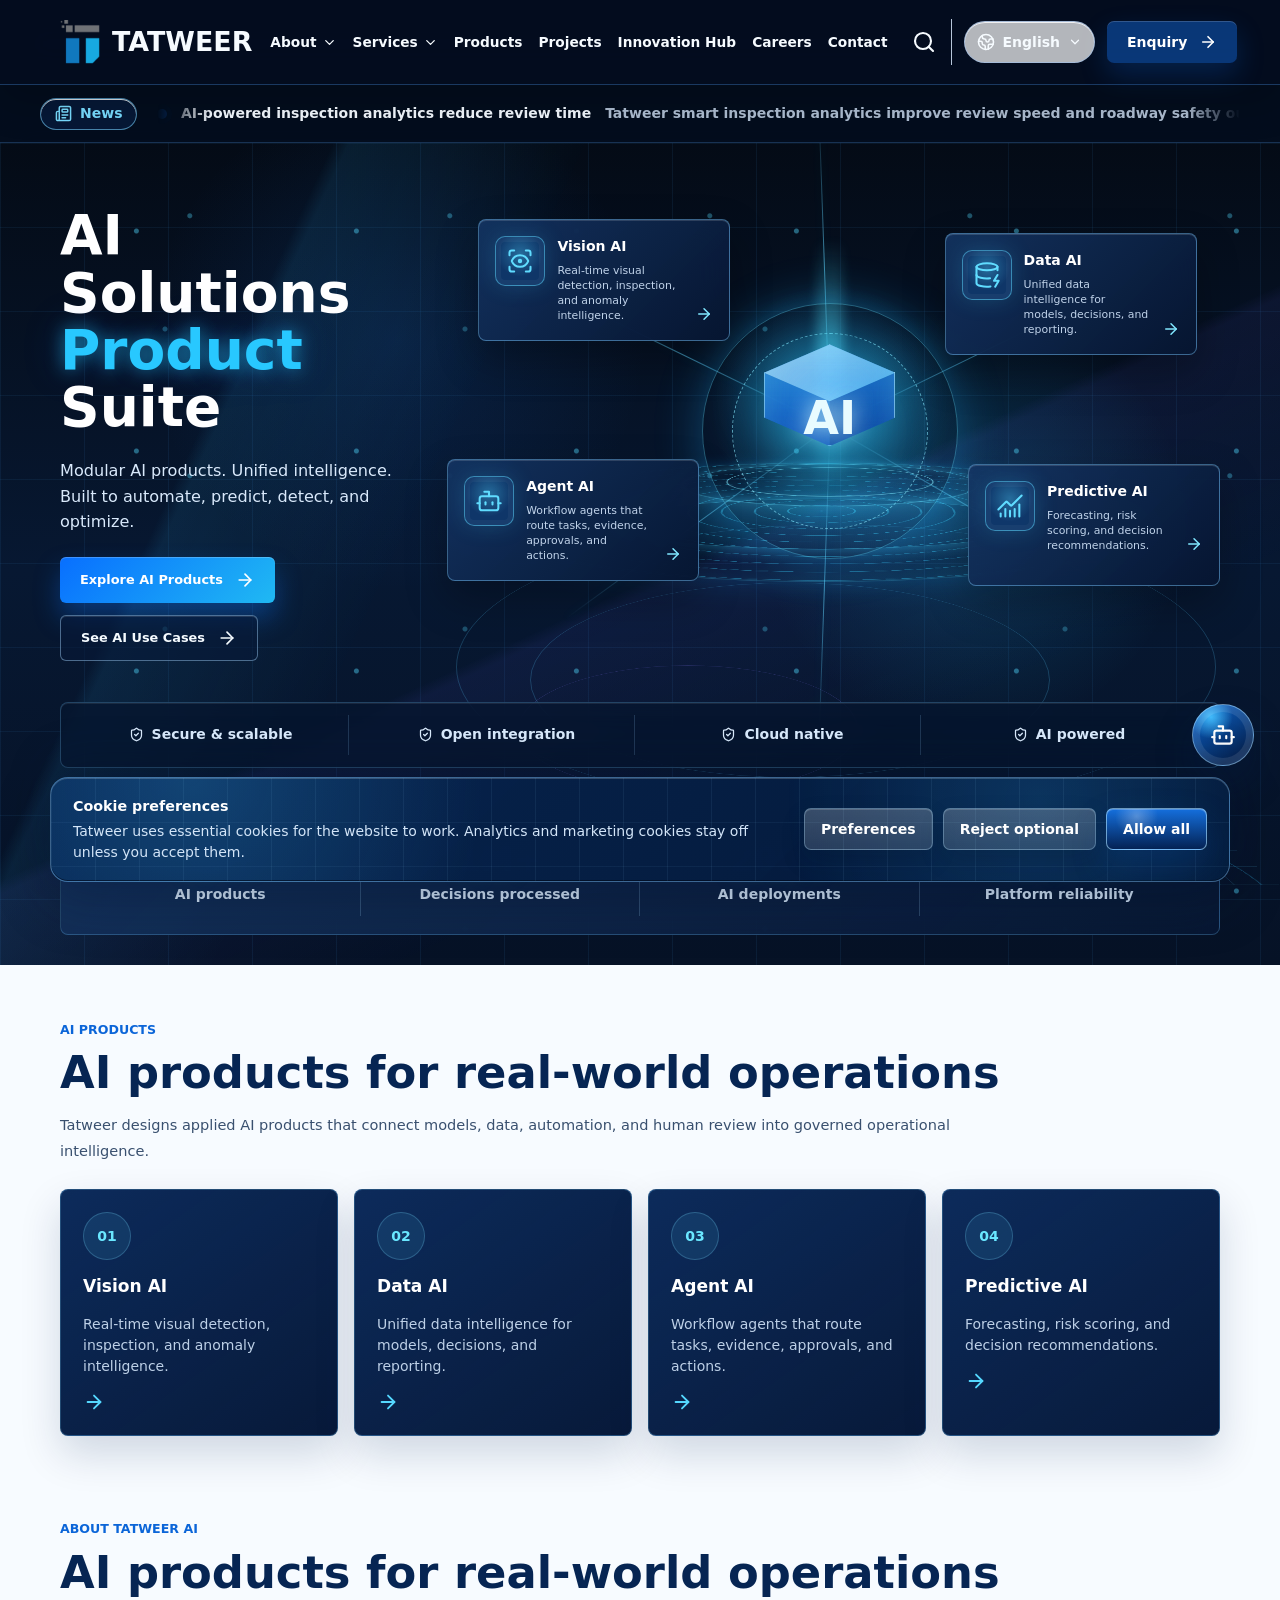
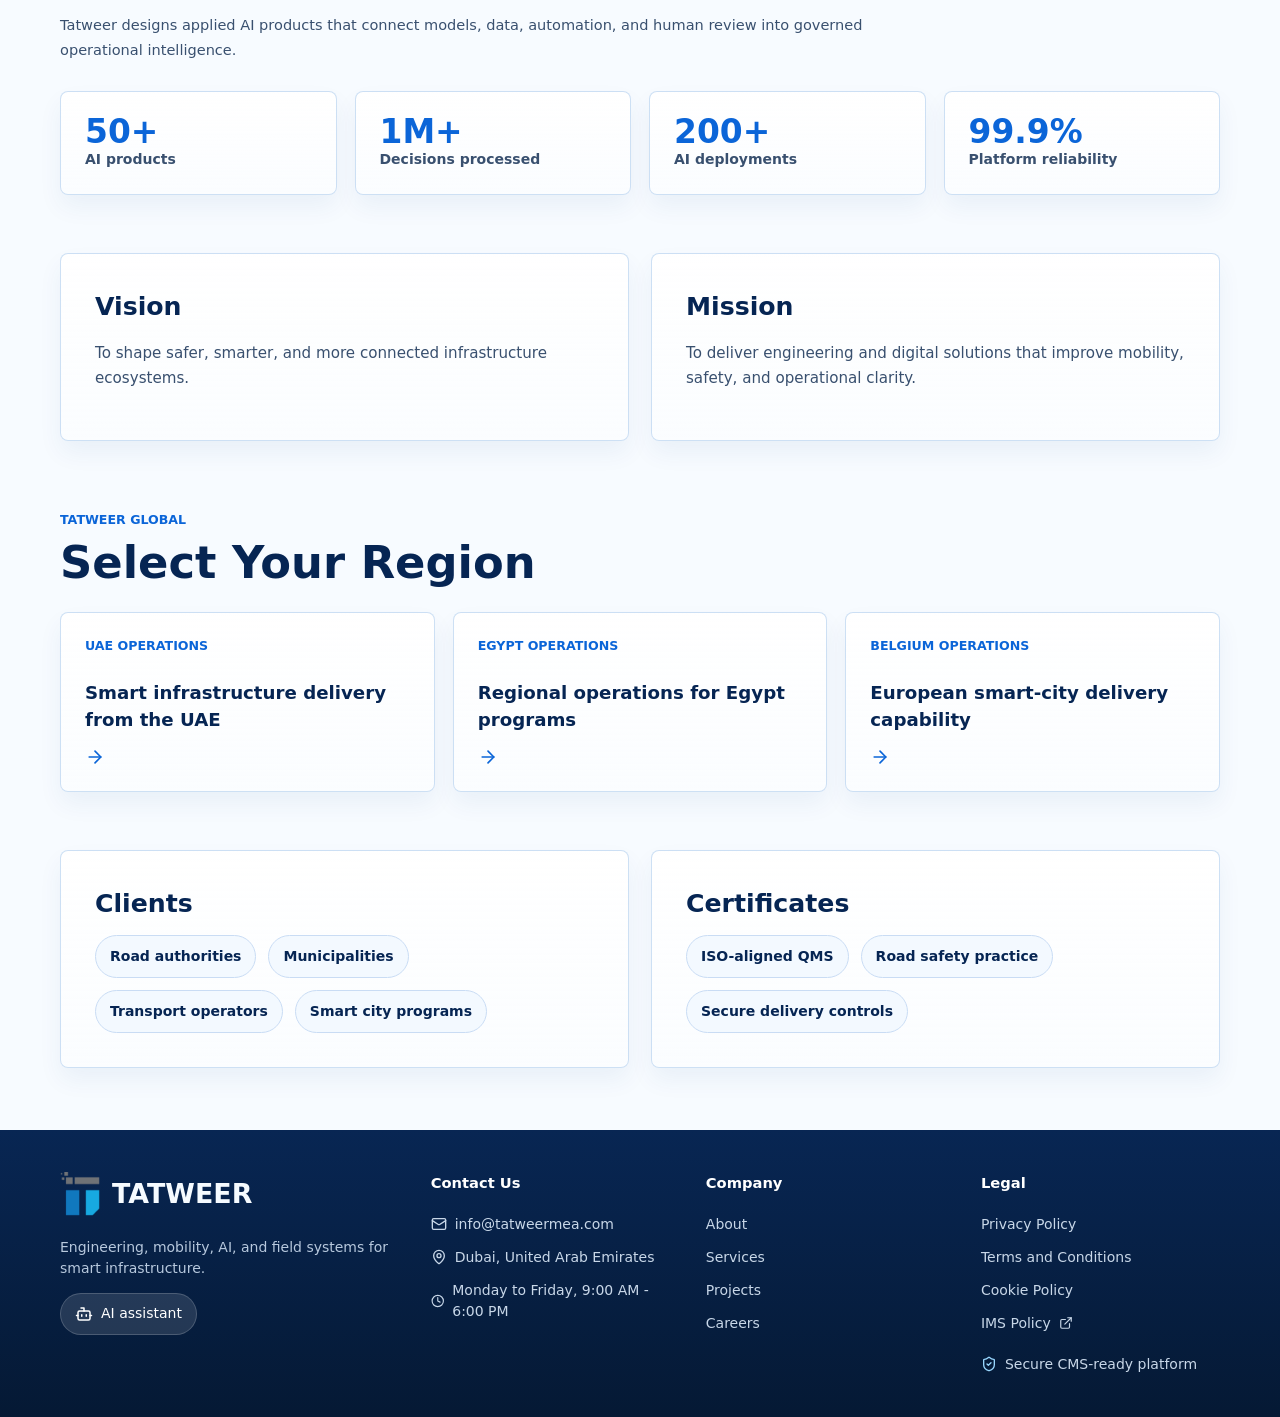
<file: index.html>
<!doctype html>
<html lang="en">
  <head>
    <meta charset="UTF-8" />
    <link rel="icon" type="image/png" sizes="32x32" href="/favicon-32.png" />
    <link rel="icon" type="image/png" sizes="48x48" href="/favicon-48.png" />
    <link rel="apple-touch-icon" href="/apple-touch-icon.png" />
    <meta name="viewport" content="width=device-width, initial-scale=1.0" />
    <meta
      name="description"
      content="Tatweer connects engineering, mobility, AI, and field systems into one smart infrastructure layer."
    />
    <meta property="og:site_name" content="Tatweer" />
    <meta property="og:type" content="website" />
    <meta property="og:title" content="Tatweer Intelligence Platform" />
    <meta
      property="og:description"
      content="Engineering, mobility, AI, and field systems connected into one smart infrastructure layer."
    />
    <meta property="og:image" content="/assets/tatweer-hero-smart-inspection-920.webp" />
    <meta name="twitter:card" content="summary_large_image" />
    <title>Tatweer Intelligence Platform</title>
    <script type="module" crossorigin src="/assets/index-Dv9uABYr.js"></script>
    <link rel="stylesheet" crossorigin href="/assets/index-Ch01vI2L.css">
  </head>
  <body>
    <div id="root"></div>
  </body>
</html>
</file>
<file: assets/index-Ch01vI2L.css>
:root{--lightningcss-light:initial;--lightningcss-dark: ;color-scheme:light;color:#06183b;font-synthesis:none;text-rendering:optimizelegibility;-webkit-font-smoothing:antialiased;--ink:#06183b;--ink-soft:#39506f;--muted:#6f7c91;--line:#c9dcf4;--line-strong:#8ec9ff;--blue:#0b65d8;--blue-2:#22a7df;--navy:#062553;--navy-2:#0a3472;--surface:#fff;--surface-blue:#f3f9ff;--glass:#ffffffbd;--glass-strong:#ffffffe0;--silver:#eef3f8;--green:#1f9d72;--shadow:0 18px 55px #0a2d5e1f;--shadow-soft:0 10px 28px #1237641a;--radius:8px;--container:min(1500px, calc(100vw - 80px));background:#fff;font-family:Inter,ui-sans-serif,system-ui,-apple-system,BlinkMacSystemFont,Segoe UI,sans-serif;font-weight:400;line-height:1.5}*{box-sizing:border-box}html{scroll-behavior:smooth;overflow-x:hidden}body{background:#fff;min-width:320px;margin:0;overflow-x:clip}body,button,input,select,textarea{font:inherit}a{color:inherit;text-decoration:none}button,input,select,textarea{border:0}button{cursor:pointer}img{max-width:100%;display:block}:focus-visible{outline-offset:3px;outline:3px solid #22a7df73}.sr-only{clip:rect(0, 0, 0, 0);white-space:nowrap;border:0;width:1px;height:1px;padding:0;position:absolute;overflow:hidden}.site-app{background:radial-gradient(circle at 12% 24%,#329ae414,#0000 28%),linear-gradient(#fbfdff 0%,#fff 54%,#f5faff 100%);min-height:100vh}.site-header{z-index:30;-webkit-backdrop-filter:blur(22px)saturate(130%);backdrop-filter:blur(22px)saturate(130%);background:#ffffffc7;border-bottom:1px solid #80baee73;position:sticky;top:0;box-shadow:0 10px 28px #123f760f}.header-shell{width:var(--container);grid-template-columns:auto 1fr auto;align-items:center;gap:28px;min-height:104px;margin:0 auto;display:grid}.brand-logo{align-items:center;gap:12px;min-width:max-content;display:inline-flex}.brand-mark-image{object-fit:contain;width:49px;height:54px}.brand-word{color:#6c7485;letter-spacing:0;font-size:clamp(1.7rem,3vw,2.2rem);font-weight:850}.desktop-nav{justify-content:center;align-items:center;gap:clamp(12px,1.5vw,30px);display:flex}.nav-item{position:relative}.nav-link{color:#071b42;white-space:nowrap;align-items:center;gap:5px;min-height:42px;font-size:.98rem;font-weight:650;display:inline-flex}.nav-dropdown{-webkit-backdrop-filter:blur(18px)saturate(120%);backdrop-filter:blur(18px)saturate(120%);opacity:0;visibility:hidden;background:linear-gradient(#fffffff5,#f4fafff0),#fffffff2;border:1px solid #81bcf0a3;border-radius:10px;gap:4px;min-width:245px;padding:10px;transition:all .16s;display:grid;position:absolute;top:calc(100% + 10px);left:50%;transform:translate(-50%,8px);box-shadow:0 26px 70px #08265433,inset 0 1px #ffffffe6}.nav-dropdown:before{content:"";background:#fffffff5;border-top:1px solid #81bcf085;border-left:1px solid #81bcf085;width:16px;height:16px;position:absolute;top:-8px;left:50%;transform:translate(-50%)rotate(45deg)}.nav-dropdown--mega{width:min(820px,100vw - 48px);padding:24px}.mega-grid{z-index:1;grid-template-columns:repeat(3,minmax(0,1fr));gap:24px;display:grid;position:relative}.mega-column{border-right:1px solid #7facda7a;min-width:0;padding-right:24px}.mega-column:last-child{border-right:0;padding-right:0}.mega-column-head{grid-template-columns:auto minmax(0,1fr);align-items:center;gap:14px;margin-bottom:16px;padding:0;display:grid}.mega-icon{width:52px;height:52px;color:var(--blue-2);background:radial-gradient(circle at 50% 100%,#26a3e433,#0000 55%),#ffffffc7;border:1px solid #97c7f1b8;border-radius:14px;place-items:center;display:grid;box-shadow:inset 0 0 0 5px #ffffff94}.mega-column-head strong{color:var(--blue);font-size:1.05rem;line-height:1.15;display:block}.mega-column-head small{color:var(--ink-soft);grid-column:1/-1;font-size:.9rem;line-height:1.5;display:block}.mega-links{gap:4px;display:grid}.nav-item:hover .nav-dropdown,.nav-item:focus-within .nav-dropdown{opacity:1;visibility:visible;transform:translate(-50%)}.nav-dropdown a{color:var(--ink-soft);border-radius:6px;padding:10px 12px;font-weight:620}.mega-links a{color:#2f4669;border-radius:0;justify-content:space-between;align-items:center;gap:12px;padding:7px 0;display:flex}.nav-dropdown a:hover,.mega-links a:hover{color:var(--blue);background:#ecf7ffbd}.mega-column-head:hover strong{color:var(--blue-2)}.mega-links a:hover{padding-inline:8px}.header-actions{align-items:center;gap:18px;display:inline-flex}.icon-button,.menu-toggle{width:46px;height:46px;color:var(--ink);background:0 0;border-radius:50%;place-items:center;display:inline-grid}.icon-button{border-right:1px solid #b7c6da;border-radius:0;padding-right:18px}.language-switcher{color:var(--ink);font-weight:720;display:inline-flex;position:relative}.language-trigger{min-height:42px;color:var(--ink);background:#ffffffb3;border:1px solid #a3bee0c7;border-radius:999px;align-items:center;gap:8px;padding:0 12px;display:inline-flex;box-shadow:inset 0 1px #fffc}.language-trigger:hover,.language-trigger[aria-expanded=true]{color:var(--blue);background:#eff8ffdb;border-color:#459debb8}.language-menu{-webkit-backdrop-filter:blur(18px)saturate(120%);backdrop-filter:blur(18px)saturate(120%);background:linear-gradient(#fffffff7,#f4fafff0),#fffffff5;border:1px solid #81bcf0a8;border-radius:10px;gap:4px;width:230px;padding:8px;display:grid;position:absolute;top:calc(100% + 12px);right:0;box-shadow:0 22px 52px #08265433}.language-menu a{min-height:48px;color:var(--ink);border-radius:7px;justify-content:space-between;align-items:center;gap:12px;padding:8px 10px;display:flex}.language-menu a:hover,.language-menu a.active{color:var(--blue);background:#e8f6ffd6}.language-menu strong,.language-menu small{display:block}.language-menu small{color:var(--muted);font-size:.78rem;font-weight:650}.enquiry-button,.primary-button,.secondary-button{white-space:nowrap;border-radius:7px;justify-content:center;align-items:center;gap:12px;min-height:48px;padding:0 20px;font-weight:750;display:inline-flex}.enquiry-button,.primary-button{color:#fff;background:linear-gradient(#0b3472 0%,#062553 100%);box-shadow:0 8px 18px #0625532e}.secondary-button{color:var(--navy);background:#ffffffc7;border:1px solid #627ca0c7;box-shadow:inset 0 1px #ffffffb8}.menu-toggle{display:none}.search-panel{width:var(--container);background:var(--glass-strong);border-radius:var(--radius);box-shadow:var(--shadow-soft);-webkit-backdrop-filter:blur(18px);backdrop-filter:blur(18px);border:1px solid #9fcbf19e;grid-template-columns:auto 1fr auto;align-items:center;gap:14px;margin:0 auto 16px;padding:16px;display:grid}.search-panel label{font-weight:800}.search-panel input,.search-panel button,.contact-form input,.contact-form select,.contact-form textarea,.inline-form input,.inline-form select,.newsletter-section input,.newsletter-popup input,.filter-bar input,.filter-bar select{min-height:46px;color:var(--ink);background:#fff;border:1px solid #c8d9ed;border-radius:7px;padding:0 14px}.search-panel button,.contact-form button,.inline-form button,.newsletter-section button,.newsletter-popup button[type=submit]{isolation:isolate;color:#fff;letter-spacing:0;background:linear-gradient(110deg,#47c1ff2e,#0000 32%),linear-gradient(#0b4faaf5,#051e49fa);border:1px solid #94d3ff75;border-radius:9px;justify-content:center;align-items:center;gap:10px;min-height:48px;padding:0 18px;font-weight:850;transition:transform .16s,border-color .16s,box-shadow .16s;display:inline-flex;position:relative;overflow:hidden;box-shadow:0 16px 34px #041e4947,inset 0 1px #ffffff38,inset 0 -1px #05112ab8}.search-panel button:before,.contact-form button:before,.inline-form button:before,.newsletter-section button:before,.newsletter-popup button[type=submit]:before{content:"";z-index:-1;opacity:.72;background:radial-gradient(circle at 24% 20%,#ffffff47,#0000 24%),linear-gradient(90deg,#0000 0%,#ffffff38 46%,#0000 72%);transition:opacity .16s,transform .22s;position:absolute;inset:0;transform:translate(-44%)}.search-panel button:hover,.contact-form button:hover,.inline-form button:hover,.newsletter-section button:hover,.newsletter-popup button[type=submit]:hover{border-color:#ade2ffc7;transform:translateY(-1px);box-shadow:0 18px 40px #042a6057,0 0 0 4px #39a9ff1f,inset 0 1px #ffffff47}.search-panel button:hover:before,.contact-form button:hover:before,.inline-form button:hover:before,.newsletter-section button:hover:before,.newsletter-popup button[type=submit]:hover:before{opacity:1;transform:translate(18%)}.search-panel button:active,.contact-form button:active,.inline-form button:active,.newsletter-section button:active,.newsletter-popup button[type=submit]:active{transform:translateY(0)}.mobile-nav{display:none}.news-strip{color:#42506a;-webkit-backdrop-filter:blur(16px);backdrop-filter:blur(16px);background:#ffffff8f;border-bottom:1px solid #80baee6b;grid-template-columns:auto minmax(0,1fr);align-items:center;gap:20px;width:100%;min-height:58px;padding:0 calc(50vw + min(1500px,100vw - 80px)/-2);display:grid;overflow:hidden}.news-chip{min-height:32px;color:var(--blue);background:#ffffffc7;border:1px solid #7cbefadb;border-radius:999px;align-items:center;gap:8px;padding:0 14px;font-weight:800;display:inline-flex;box-shadow:inset 0 1px #ffffffd6}.news-chip:hover{color:var(--navy);border-color:#1c80dedb}.news-dot{background:var(--blue);border-radius:999px;flex:none;width:10px;height:10px;box-shadow:0 0 0 5px #0b65d814}.news-marquee{contain:layout paint;min-width:0;overflow:hidden;-webkit-mask-image:linear-gradient(90deg,#0000 0,#000 5% 95%,#0000 100%);mask-image:linear-gradient(90deg,#0000 0,#000 5% 95%,#0000 100%)}.news-track{align-items:center;gap:28px;width:max-content;animation:42.5s linear infinite news-scroll;display:flex}.news-strip:hover .news-track,.news-strip:focus-within .news-track{animation-play-state:paused}.news-ticker-item{color:#314a78;align-items:center;gap:14px;min-width:max-content;font-weight:640;display:inline-flex}.news-ticker-item strong{color:#1a3768;white-space:nowrap}.news-ticker-item span:last-child{color:#50627d;white-space:nowrap}.news-ticker-item:hover strong,.news-ticker-item:hover span:last-child{color:var(--blue)}@keyframes news-scroll{0%{transform:translate(0)}to{transform:translate(-50%)}}.hero-section{width:var(--container);grid-template-columns:minmax(320px,.78fr) minmax(560px,1.32fr);align-items:center;gap:48px;min-height:640px;margin:0 auto;display:grid;position:relative;overflow:hidden}.blueprint-layer{pointer-events:none;opacity:.72;background:linear-gradient(90deg,#1c8be024 1px,#0000 1px) 0 0/64px 64px,linear-gradient(#1c8be01a 1px,#0000 1px) 0 0/64px 64px,radial-gradient(circle at 18% 24%,#1c8be024 0 3px,#0000 4px) 0 0/180px 180px,radial-gradient(circle at 72% 40%,#1c8be01f 0 2px,#0000 3px) 0 0/220px 220px;width:47%;position:absolute;inset:0 auto 0 -60px;-webkit-mask-image:radial-gradient(circle at 22% 52%,#000 0 42%,#0000 72%);mask-image:radial-gradient(circle at 22% 52%,#000 0 42%,#0000 72%)}.hero-copy{z-index:1;padding-top:55px;padding-left:42px;position:relative}.hero-pretitle{color:var(--blue);margin:0 0 28px;font-size:1.16rem;font-weight:780}.hero-pretitle:after{content:"";background:var(--blue);width:44px;height:3px;margin-top:14px;display:block}.hero-copy h1{color:var(--navy);letter-spacing:0;margin:0;font-size:clamp(2.85rem,3.55vw,3.85rem);font-weight:850;line-height:1.02}.hero-copy h1 span{display:block}.hero-copy h1 .accent{color:var(--blue-2)}.hero-body{color:#4b5367;max-width:455px;margin:24px 0 28px;font-size:1.16rem;line-height:1.65}.hero-actions{flex-wrap:wrap;gap:16px;display:flex}@media (width>=1241px){:root{--container:min(1420px, calc(100vw - 96px));font-size:90%}.header-shell{min-height:94px}.brand-mark-image{width:44px;height:49px}.hero-section{gap:43px;min-height:576px}.hero-copy{padding-top:50px;padding-left:38px}.hero-showcase{padding-top:68px}.media-frame img{min-height:378px}.solution-panel{width:min(1420px,100vw - 96px);margin-bottom:50px}.content-band,.split-band,.listing-grid,.detail-layout,.newsletter-section,.search-results,.filter-bar{width:min(1220px,100vw - 96px);margin-bottom:65px}.page-hero{min-height:300px;margin-bottom:49px}}.hero-showcase{z-index:1;padding-top:76px;display:grid;position:relative}.domain-row{grid-template-columns:repeat(4,1fr);align-items:end;gap:30px;display:grid}.domain-item{color:var(--navy);text-align:center;text-shadow:0 1px #ffffffd9;justify-items:center;gap:8px;font-weight:800;display:grid}.icon-badge{isolation:isolate;color:var(--blue);background:radial-gradient(circle at 50% 105%,#309de447,#0000 44%),linear-gradient(#fffffff5,#edf7ffe6);border:1px solid #abcfeff2;border-radius:50%;place-items:center;display:inline-grid;position:relative;box-shadow:inset 0 0 0 6px #ffffffb3,0 12px 22px #0c396d24}.icon-badge:before{content:"";z-index:-1;border:1px solid #8bc2f3a3;border-radius:50%;position:absolute;inset:-9px;transform:rotate(-14deg)scaleX(1.16)}.icon-badge:after{content:"";z-index:-2;border:1px solid #3fa7ee52;border-radius:50%;width:86%;height:18px;position:absolute;bottom:-12px;left:50%;transform:translate(-50%);box-shadow:0 0 0 5px #3fa7ee0f}.icon-badge--sm{width:44px;height:44px}.icon-badge--md{width:58px;height:58px}.icon-badge--lg{width:78px;height:78px}.icon-badge svg{width:54%;height:54%}.media-frame{-webkit-backdrop-filter:blur(16px);backdrop-filter:blur(16px);background:#ffffff8c;border:2px solid #8ac8faeb;border-radius:28px;padding:7px;position:relative;overflow:visible;box-shadow:inset 0 0 0 4px #ffffffdb,0 26px 72px #082b5c21}.media-frame:before{content:"";z-index:3;pointer-events:none;border:1px solid #ffffff80;border-radius:22px;position:absolute;inset:7px}.media-frame .domain-row{z-index:7;pointer-events:none;align-items:start;gap:clamp(18px,3vw,48px);position:absolute;top:-82px;left:60px;right:60px}.media-frame .domain-item{pointer-events:auto}.media-frame .domain-item .icon-badge{order:2}.media-frame .domain-item .icon-badge--lg{width:86px;height:86px}.media-frame .domain-item .domain-label{order:1;max-width:13ch;font-size:clamp(.94rem,1.05vw,1.08rem);line-height:1.14}.media-clip{background:#dceaf8;border-radius:22px;position:relative;overflow:hidden}.media-frame picture,.media-frame img{width:100%;display:block;position:relative}.media-frame img{object-fit:cover;border-radius:0;min-height:420px}.media-nav{z-index:8;width:66px;height:66px;color:var(--blue);background:linear-gradient(180deg, #fffffffa, #f2f9ffe6), var(--glass-strong);border:1px solid #b2d4f2d6;border-radius:50%;place-items:center;display:grid;position:absolute;top:50%;transform:translateY(-50%);box-shadow:0 16px 35px #08295829,inset 0 0 0 7px #ffffff9e}.media-nav:after{display:none}.media-nav--left{left:-33px}.media-nav--right{right:-33px}.media-live-network{z-index:2;pointer-events:none;opacity:.86;mix-blend-mode:screen;position:absolute;inset:0;overflow:hidden}.network-line{z-index:1;transform-origin:0;background-color:#76cdff38;background-image:linear-gradient(90deg,#0000 0%,#85dbff57 18%,#ffffffe6 48%,#4aaeff80 72%,#0000 100%),none;background-position:0 0,0 0;background-repeat:repeat,repeat;background-size:260% 100%;background-attachment:scroll,scroll;background-origin:padding-box,padding-box;background-clip:border-box,border-box;border-radius:999px;height:2px;animation:10s linear infinite network-flow;position:absolute;box-shadow:0 0 18px #57beff7a}.network-line:after{content:"";background:#fff;border-radius:50%;width:8px;height:8px;animation:8.5s ease-in-out infinite signal-travel;position:absolute;top:50%;left:0;transform:translate(-50%,-50%);box-shadow:0 0 0 5px #58c3ff26,0 0 18px #5dd0fff2}.network-line--one{width:38%;top:39%;left:10%;transform:rotate(-20deg)}.network-line--two{width:44%;animation-delay:-2.4s;top:28%;left:28%;transform:rotate(17deg)}.network-line--three{width:28%;animation-delay:-4.8s;top:57%;left:52%;transform:rotate(-28deg)}.network-line--four{width:25%;animation-delay:-6.1s;top:49%;left:67%;transform:rotate(-22deg)}.network-node{z-index:3;background:#dff8ff;border-radius:50%;width:10px;height:10px;animation:4.8s ease-in-out infinite network-pulse;position:absolute;box-shadow:0 0 0 5px #4dbcff21,0 0 22px #5bcaffe6}.network-node:after{content:"";border-radius:inherit;border:1px solid #9adfff61;animation:4.8s ease-in-out infinite network-ring;position:absolute;inset:-12px;transform:scale(.64)}.network-node--camera{top:40%;left:10%}.network-node--traffic{animation-delay:-1.1s;top:28%;left:45%}.network-node--car{animation-delay:-2.2s;top:36%;left:72%}.network-node--road{animation-delay:-3.3s;top:58%;left:56%}.scene-signal{z-index:4;color:#eefbfff5;filter:drop-shadow(0 0 10px #67d3ff75);background:radial-gradient(circle,#ffffff3d 0 34%,#0000 35%),#4ea8eb1a;border:1px solid #d4f4ff94;border-radius:50%;place-items:center;width:62px;height:62px;animation:9.5s ease-in-out infinite scene-signal-float,5.8s ease-in-out infinite scene-signal-glow;display:grid;position:absolute;transform:translate(-50%,-50%);box-shadow:inset 0 0 0 4px #ffffff14,0 0 22px #50bcff52}.scene-signal:before,.scene-signal:after{content:"";border-radius:inherit;border:1px solid #d1f4ff6b;animation:5.8s ease-in-out infinite scene-signal-ring;position:absolute;inset:-9px}.scene-signal:after{opacity:.45;animation-delay:-2.7s;inset:-18px}.scene-signal--camera{top:38%;left:10%}.scene-signal--traffic{animation-delay:-1.4s;top:20%;left:28%}.scene-signal--car{animation-delay:-2.8s;top:27%;left:72%}.scene-signal--road{animation-delay:-4.2s;top:54%;left:55%}@keyframes network-flow{0%{background-position:170% 0}to{background-position:-90% 0}}@keyframes signal-travel{0%{opacity:0;left:0%}12%,88%{opacity:1}to{opacity:0;left:100%}}@keyframes network-pulse{0%,to{opacity:.62;transform:scale(.92)}45%{opacity:1;transform:scale(1.16)}}@keyframes network-ring{0%,to{opacity:.2;transform:scale(.72)}50%{opacity:.82;transform:scale(1.2)}}@keyframes scene-signal-float{0%,to{transform:translate(-50%,-50%)translate(0,0)scale(1)}50%{transform:translate(-50%,-50%)translate(4px,-5px)scale(1.035)}}@keyframes scene-signal-glow{0%,to{opacity:.64}46%{opacity:.96}}@keyframes scene-signal-ring{0%,to{opacity:.18;transform:scale(.86)}50%{opacity:.72;transform:scale(1.1)}}.solution-panel{background:linear-gradient(180deg, #ffffffc2, #f6fbffa8), var(--glass);-webkit-backdrop-filter:blur(18px);backdrop-filter:blur(18px);border:1px solid #b7d7f2b8;border-radius:12px;width:min(1500px,100vw - 80px);margin:0 auto 56px;padding:18px 42px 12px;box-shadow:0 18px 44px #0f468014,inset 0 1px #ffffffb8}.solution-panel h2{color:var(--navy);letter-spacing:0;margin:0 0 10px 4px;font-size:1.6rem}.solution-grid{grid-template-columns:repeat(4,1fr);gap:22px;display:grid}.solution-card,.listing-card,.region-card,.search-result,.stat-card,.split-band article{border-radius:var(--radius);background:linear-gradient(180deg, #ffffffd6, #f9fcffb8), var(--glass);-webkit-backdrop-filter:blur(12px);backdrop-filter:blur(12px);border:1px solid #c2daf2d1;box-shadow:0 12px 24px #164c870f}.solution-card{min-height:126px;color:var(--blue);grid-template-columns:auto 1fr auto;align-items:center;gap:16px;padding:12px;display:grid}.solution-card:first-child{border-color:#3ba7ff}.solution-card-copy{color:var(--ink-soft);gap:8px;display:grid}.solution-card-copy strong{color:var(--navy);font-size:1rem}.solution-card-copy span{font-size:.92rem;line-height:1.42}.content-band,.split-band,.listing-grid,.detail-layout,.newsletter-section,.search-results,.filter-bar{width:min(1280px,100vw - 80px);margin:0 auto 72px}.content-band{padding-top:12px}.section-heading p,.page-hero p,.detail-kicker,.listing-card>span,.region-card span,.search-result span{color:var(--blue);text-transform:uppercase;margin:0 0 10px;font-size:.9rem;font-weight:820}.section-heading h2,.page-hero h1,.detail-main h2,.newsletter-section h2{color:var(--navy);letter-spacing:0;margin:0;font-size:clamp(2rem,4vw,3.2rem);line-height:1.08}.wide-copy{max-width:850px;color:var(--ink-soft);font-size:1.18rem;line-height:1.75}.stats-grid{grid-template-columns:repeat(4,1fr);gap:18px;margin-top:28px;display:grid}.stat-card{padding:24px}.stat-card strong{color:var(--blue);font-size:2.35rem;line-height:1;display:block}.stat-card span{color:var(--ink-soft);font-weight:650}.split-band{grid-template-columns:repeat(2,1fr);gap:22px;display:grid}.split-band article{padding:34px}.split-band h2{color:var(--navy);margin:0 0 12px;font-size:1.8rem}.split-band p{color:var(--ink-soft);font-size:1.08rem;line-height:1.65}.region-grid{grid-template-columns:repeat(3,1fr);gap:18px;margin-top:24px;display:grid}.region-card{min-height:180px;color:var(--blue);align-content:space-between;padding:24px;display:grid}.region-card strong{color:var(--navy);font-size:1.3rem}.tag-list{flex-wrap:wrap;gap:12px;display:flex}.tag-list span{color:var(--navy);background:var(--surface-blue);border:1px solid var(--line);border-radius:999px;padding:10px 14px;font-weight:700}.page-hero{min-height:330px;width:var(--container);align-content:center;margin:0 auto 54px;display:grid;position:relative;overflow:hidden}.page-hero .blueprint-layer{width:60%}.page-hero>:not(.blueprint-layer){z-index:1;max-width:800px;position:relative}.page-hero span{color:var(--ink-soft);margin-top:18px;font-size:1.18rem}.listing-grid{grid-template-columns:repeat(3,1fr);gap:20px;display:grid}.listing-card,.search-result{align-content:start;gap:12px;min-height:210px;padding:26px;display:grid}.listing-card--media{padding:12px}.listing-card--media>span,.listing-card--media h2,.listing-card--media p{margin-inline:12px}.listing-card--media>svg{margin:0 12px 12px}.content-visual{isolation:isolate;aspect-ratio:16/10;border-radius:var(--radius);background:#dceaf8;border:1px solid #95cbf8ad;position:relative;overflow:hidden;box-shadow:inset 0 0 0 1px #ffffffb3,0 16px 34px #0e3d761a}.content-visual picture,.content-visual img{width:100%;height:100%;display:block}.content-visual img{object-fit:cover;filter:saturate(1.08)contrast(1.04)}.content-visual-grid{z-index:1;pointer-events:none;mix-blend-mode:screen;opacity:.62;background:linear-gradient(90deg,#9ddbff47 1px,#0000 1px) 0 0/52px 52px,linear-gradient(#9ddbff3d 1px,#0000 1px) 0 0/52px 52px,radial-gradient(circle at 72% 28%,#5fcaff6b,#0000 18%) 0 0/100% 100%;position:absolute;inset:0}.content-visual-glass{z-index:2;border-radius:var(--radius);-webkit-backdrop-filter:blur(14px);backdrop-filter:blur(14px);background:linear-gradient(135deg,#ffffff61,#22a7df1a);border:1px solid #dcf4ffad;width:42%;max-width:190px;height:58px;position:absolute;bottom:12px;right:12px;box-shadow:inset 0 1px #ffffffb3,0 14px 34px #051d4224}.content-visual-glass:before,.content-visual-glass:after{content:"";background:#ffffff9e;border-radius:999px;height:2px;position:absolute;left:15px;right:15px}.content-visual-glass:before{top:19px}.content-visual-glass:after{top:34px;right:52px}.listing-card h2,.search-result strong{color:var(--navy);margin:0;font-size:1.38rem}.listing-card p,.search-result p,.detail-main p{color:var(--ink-soft);margin:0;line-height:1.7}.detail-layout{grid-template-columns:minmax(0,1fr) 420px;align-items:start;gap:36px;display:grid}.detail-main{gap:24px;display:grid}.detail-facts{grid-template-columns:repeat(2,minmax(0,1fr));gap:12px;margin:0;display:grid}.detail-facts div{border-radius:var(--radius);background:#f5faffc2;border:1px solid #c2daf2d1;padding:14px}.detail-facts dt{color:var(--blue);text-transform:uppercase;font-size:.78rem;font-weight:850}.detail-facts dd{color:var(--navy);margin:5px 0 0;font-weight:760}.detail-aside{gap:18px;display:grid;position:sticky;top:132px}.detail-aside img{aspect-ratio:4/3;object-fit:cover;border:1px solid var(--line);border-radius:var(--radius);box-shadow:var(--shadow-soft)}.detail-visual{aspect-ratio:4/3}.check-list{gap:12px;margin:0;padding:0;list-style:none;display:grid}.check-list li{color:var(--ink-soft);padding-left:28px;font-weight:650;position:relative}.check-list li:before{content:"";background:var(--green);border-radius:50%;width:10px;height:10px;position:absolute;top:9px;left:0}.inline-form,.contact-form,.newsletter-section{isolation:isolate;color:#fff;-webkit-backdrop-filter:blur(18px)saturate(130%);backdrop-filter:blur(18px)saturate(130%);background:radial-gradient(circle at 18% 0,#40b5ff33,#0000 32%),linear-gradient(145deg,#072757f0,#041430f5 72%),#04183aeb;border:1px solid #89caff57;border-radius:14px;padding:24px;position:relative;overflow:hidden;box-shadow:0 20px 56px #04183724,inset 0 1px #ffffff1f}.inline-form:before,.contact-form:before,.newsletter-section:before,.newsletter-popup:before{content:"";z-index:-1;pointer-events:none;opacity:.7;background:linear-gradient(90deg,#92daff1a 1px,#0000 1px) 0 0/46px 46px,linear-gradient(#92daff14 1px,#0000 1px) 0 0/46px 46px,radial-gradient(circle at 76% 28%,#2fb5ff33,#0000 24%) 0 0/100% 100%;position:absolute;inset:0}.inline-form form,.contact-form,.newsletter-section form,.newsletter-popup form{gap:14px;display:grid}.inline-form h3,.newsletter-popup h2{color:#fff;margin:0 0 16px}.inline-form label,.contact-form label,.newsletter-section label,.newsletter-popup label{color:#d8ecff;gap:6px;font-weight:700;display:grid}.inline-form input,.inline-form select,.contact-form input,.contact-form select,.contact-form textarea,.newsletter-section input,.newsletter-popup input{color:#fff;-webkit-backdrop-filter:blur(12px);backdrop-filter:blur(12px);background:#ffffff14;border-color:#a7d9ff5c;box-shadow:inset 0 1px #ffffff1f,0 12px 28px #03122b1f}.inline-form input::placeholder,.contact-form input::placeholder,.contact-form textarea::placeholder,.newsletter-section input::placeholder,.newsletter-popup input::placeholder{color:#d8ecffad}.inline-form input:focus,.inline-form select:focus,.contact-form input:focus,.contact-form select:focus,.contact-form textarea:focus,.newsletter-section input:focus,.newsletter-popup input:focus{outline-offset:2px;background:#ffffff1f;border-color:#72cdffdb;outline:3px solid #50beff38}.contact-form option,.inline-form option{color:var(--ink)}.checkbox-label{grid-template-columns:auto 1fr;align-items:center;display:flex!important}.checkbox-label input{width:18px;height:18px;min-height:18px}.download-link{color:#8ed8ff;align-items:center;gap:8px;font-weight:800;display:inline-flex}.form-success{color:#0a6b4f;margin:0;font-weight:800}.inline-form .form-success,.contact-form .form-success,.newsletter-section .form-success,.newsletter-popup .form-success{color:#9ff6d1}.filter-bar{border:1px solid var(--line);border-radius:var(--radius);background:#fff;flex-wrap:wrap;align-items:center;gap:12px;padding:14px;display:flex}.filter-bar button{min-height:40px;color:var(--navy);background:var(--surface-blue);border:1px solid var(--line);border-radius:999px;padding:0 14px;font-weight:750}.filter-bar button.active{color:#fff;background:var(--blue)}.filter-bar--inputs input,.filter-bar--inputs select{min-width:220px}.search-results{gap:14px;display:grid}.search-summary{color:var(--navy);align-items:center;gap:10px;font-weight:800;display:inline-flex}.contact-stack{color:var(--navy);gap:10px;font-weight:750;display:grid}.newsletter-section{gap:18px;display:grid}.newsletter-section h2{color:#fff}body:has(.contact-form :focus,.newsletter-section :focus,.inline-form :focus) .ai-chatbot{display:none}.site-footer{color:#dce9f8;background:linear-gradient(#082653,#051934);margin-top:84px;padding:52px 0}.footer-grid{grid-template-columns:1.4fr repeat(3,1fr);gap:36px;width:min(1280px,100vw - 80px);margin:0 auto;display:grid}.site-footer .brand-word{color:#fff}.footer-brand p{color:#b7c8dd;max-width:360px}.footer-column{align-content:start;gap:12px;display:grid}.footer-column h2{color:#fff;margin:0 0 8px;font-size:1.05rem}.footer-column a,.footer-column span{color:#c8d7e8;align-items:center;gap:8px;display:inline-flex}.chatbot-button{color:#fff;background:#ffffff1f;border:1px solid #ffffff2e;border-radius:999px;align-items:center;gap:8px;width:fit-content;min-height:42px;padding:0 14px;display:inline-flex}.footer-security{margin-top:8px;color:#99d8ff!important}.cookie-consent{z-index:60;isolation:isolate;color:#fff;-webkit-backdrop-filter:blur(22px)saturate(135%);backdrop-filter:blur(22px)saturate(135%);background:radial-gradient(circle at 12% 0,#3bb8ff38,#0000 28%),linear-gradient(135deg,#072653e6,#041736f5),#041b3ff0;border:1px solid #89caff6b;border-radius:18px;grid-template-columns:minmax(0,1fr) auto;align-items:center;gap:22px;width:min(1180px,100vw - 48px);min-height:86px;padding:18px 22px;display:grid;position:fixed;bottom:18px;left:50%;overflow:hidden;transform:translate(-50%);box-shadow:0 -18px 45px #04183733,0 18px 55px #04183747,inset 0 1px #ffffff29,inset 0 -1px #00071894}.cookie-consent:before{content:"";z-index:-1;pointer-events:none;opacity:.76;background:linear-gradient(90deg,#95dbff1a 1px,#0000 1px) 0 0/44px 44px,linear-gradient(#95dbff14 1px,#0000 1px) 0 0/44px 44px,radial-gradient(circle at 84% 24%,#2eb0ff3d,#0000 26%) 0 0/100% 100%;position:absolute;inset:0}.cookie-consent strong{color:#fff;margin-bottom:4px;font-size:1.02rem;display:block}.cookie-consent p{color:#d3e5f8;max-width:760px;margin:0}.cookie-consent ul{color:#c5d9ee;margin:8px 0 0;padding-left:18px}.cookie-actions{flex-wrap:wrap;justify-content:flex-end;gap:10px;display:flex}.cookie-actions button{isolation:isolate;color:#fff;background:linear-gradient(#ffffff24,#ffffff12),#ffffff14;border:1px solid #b3e2ff52;border-radius:7px;min-height:42px;padding:0 16px;font-weight:820;transition:transform .16s,border-color .16s,background .16s,box-shadow .16s;position:relative;overflow:hidden;box-shadow:inset 0 1px #ffffff29,0 10px 24px #02102829}.cookie-actions button:before{content:"";z-index:-1;opacity:0;background:linear-gradient(90deg,#0000,#ffffff38,#0000);transition:opacity .16s,transform .22s;position:absolute;inset:0;transform:translate(-80%)}.cookie-actions button:hover{background:linear-gradient(#4cb6ff33,#ffffff14),#ffffff1a;border-color:#b2e5ffb8;transform:translateY(-1px);box-shadow:0 0 0 4px #39a9ff1f,0 14px 30px #0210283d}.cookie-actions button:hover:before{opacity:1;transform:translate(55%)}.cookie-actions button:active{transform:translateY(0)}.cookie-actions .cookie-allow{color:#fff;background:radial-gradient(circle at 30% 18%,#ffffff47,#0000 28%),linear-gradient(#1571e0fa,#042355fa);border-color:#aae1ff9e;box-shadow:0 16px 34px #09439052,inset 0 1px #ffffff3d}.ai-chatbot{z-index:58;justify-items:end;gap:12px;transition:bottom .18s;display:grid;position:fixed;bottom:26px;right:26px}.has-cookie-consent .ai-chatbot{bottom:134px}.ai-chat-toggle{color:#fff;background:radial-gradient(circle at 30% 20%,#44c0fff2,#0000 34%),linear-gradient(145deg,#0c69d5,#062657 78%);border:1px solid #b0e0ff94;border-radius:50%;place-items:center;width:62px;height:62px;display:grid;box-shadow:0 18px 38px #03235242,inset 0 0 0 7px #ffffff1a}.ai-chat-panel{width:min(360px,100vw - 32px);color:var(--ink);-webkit-backdrop-filter:blur(18px)saturate(125%);backdrop-filter:blur(18px)saturate(125%);background:linear-gradient(#fffffff5,#f2f9ffeb),#ffffffeb;border:1px solid #8ac8fabd;border-radius:14px;overflow:hidden;box-shadow:0 24px 70px #06245238}.ai-chat-panel header{color:#fff;background:linear-gradient(135deg,#082f67,#061a3b);grid-template-columns:auto minmax(0,1fr) auto;align-items:center;gap:12px;padding:14px;display:grid}.ai-chat-panel header strong,.ai-chat-panel header small{display:block}.ai-chat-panel header small{color:#b9d7f4;font-size:.8rem}.ai-chat-panel header button{color:#fff;background:#ffffff1f;border-radius:50%;place-items:center;width:34px;height:34px;display:grid}.ai-chat-avatar{color:#fff;background:#22a7df38;border:1px solid #bce7ff6b;border-radius:50%;place-items:center;width:42px;height:42px;display:grid}.ai-chat-messages{gap:10px;max-height:280px;padding:14px;display:grid;overflow:auto}.ai-message{max-width:88%;color:var(--ink-soft);background:#edf7ff;border:1px solid #bedbf5b8;border-radius:12px;margin:0;padding:10px 12px;line-height:1.45}.ai-message--user{color:#fff;background:var(--navy);border-color:#06183b66;justify-self:end}.ai-chat-panel form{border-top:1px solid #c6ddf2bd;grid-template-columns:minmax(0,1fr) 42px;gap:8px;padding:12px;display:grid}.ai-chat-panel input{min-width:0;min-height:42px;color:var(--ink);background:#fff;border:1px solid #b7d3eee6;border-radius:999px;padding:0 12px}.ai-chat-panel form button{color:#fff;background:var(--blue);border-radius:50%;place-items:center;width:42px;height:42px;display:grid}.cookie-actions button:last-child{color:#fff;background:radial-gradient(circle at 30% 18%,#ffffff47,#0000 28%),linear-gradient(#1571e0fa,#042355fa)}.newsletter-popup{z-index:60;isolation:isolate;color:#fff;-webkit-backdrop-filter:blur(18px)saturate(130%);backdrop-filter:blur(18px)saturate(130%);background:radial-gradient(circle at 18% 0,#40b5ff33,#0000 32%),linear-gradient(145deg,#072757f0,#041430f5 72%),#04183aeb;border:1px solid #89caff61;border-radius:14px;width:min(420px,100vw - 48px);padding:18px;position:fixed;bottom:92px;right:24px;overflow:hidden;box-shadow:0 24px 70px #0624523d,inset 0 1px #ffffff24}.newsletter-close{color:#fff;background:#ffffff1a;border:1px solid #b4e0ff47;border-radius:50%;place-items:center;width:34px;height:34px;display:grid;position:absolute;top:8px;right:8px}.cms-security{background:#f5f8fc;padding:42px 0 72px}.cms-shell{gap:22px;width:min(1500px,100vw - 80px);margin:0 auto;display:grid}.cms-header,.settings-panel,.cms-table-wrap,.audit-panel,.permissions-grid>aside,.permission-groups section{border-radius:var(--radius);background:#fff;border:1px solid #d6e3f1;box-shadow:0 10px 24px #1038690f}.cms-header{justify-content:space-between;align-items:flex-start;gap:24px;padding:28px;display:flex}.cms-header p{color:var(--blue);text-transform:uppercase;margin:0 0 8px;font-size:.86rem;font-weight:850}.cms-header h1{color:var(--navy);margin:0;font-size:clamp(2.1rem,4vw,3.3rem);line-height:1.05}.cms-header span{color:var(--ink-soft);margin-top:12px;display:block}.cms-header-actions,.cms-tabs,.audit-panel>button{flex-wrap:wrap;gap:10px;display:flex}.cms-header-actions button,.cms-primary,.cms-table button,.audit-panel>button{color:#fff;background:var(--navy);border-radius:7px;justify-content:center;align-items:center;gap:8px;min-height:42px;padding:0 14px;font-weight:800;display:inline-flex}.cms-header-actions button span,.cms-primary span{color:#fff;margin:0}.security-overview{grid-template-columns:repeat(4,1fr);gap:16px;display:grid}.security-overview article{min-height:118px;color:var(--blue);border-radius:var(--radius);background:#fff;border:1px solid #d6e3f1;gap:8px;padding:22px;display:grid}.security-overview span{color:var(--ink-soft);font-weight:700}.security-overview strong{color:var(--navy);font-size:1.45rem}.settings-panel{gap:18px;padding:22px;display:grid}.settings-grid{grid-template-columns:repeat(4,minmax(160px,1fr));gap:16px;display:grid}.settings-grid label,.cms-table label{color:var(--ink);gap:7px;font-weight:780;display:grid}.settings-grid input:not([type=checkbox]),.settings-grid select,.cms-table input,.cms-table select,.cms-table textarea{width:100%;min-height:40px;color:var(--ink);background:#fff;border:1px solid #cbdbea;border-radius:7px;padding:8px 10px}.settings-grid textarea,.cms-table textarea{resize:vertical;min-height:78px}.switch-row{grid-template-columns:auto 1fr;align-items:center}.switch-row input{width:18px;height:18px}.cms-tabs{background:#fff;border:1px solid #d6e3f1;border-radius:999px;width:fit-content;padding:6px}.cms-tabs button{min-height:38px;color:var(--ink-soft);text-transform:capitalize;background:0 0;border-radius:999px;padding:0 16px;font-weight:800}.cms-tabs button.active{color:#fff;background:var(--blue)}.cms-message{color:var(--navy);border-radius:var(--radius);background:#eaf5ff;border:1px solid #b9dcff;margin:0;padding:12px 14px;font-weight:750}.cms-table-wrap{overflow:auto}.cms-table{border-collapse:collapse;width:100%;min-width:1120px}.cms-table th,.cms-table td{vertical-align:top;text-align:left;border-bottom:1px solid #e1eaf4;padding:14px}.cms-table th{color:var(--navy);text-transform:uppercase;background:#f7fbff;font-size:.86rem}.cms-table td{color:var(--ink-soft)}.cms-table strong,.rule-title strong{color:var(--navy);display:block}.cms-table small,.rule-title small{color:#6f7c91;margin-top:5px;display:block}.rule-title{grid-template-columns:auto minmax(250px,1fr);align-items:start}.rule-title input{width:18px;height:18px;margin-top:3px}.cms-table code,.cms-table pre{white-space:pre-wrap;word-break:break-word;color:#17345e;background:#f3f7fb;border:1px solid #dce7f3;border-radius:6px;max-width:360px;margin:0;padding:8px;font-size:.82rem;display:block}.status-pill{border-radius:999px;padding:5px 9px;font-size:.78rem;font-weight:850;display:inline-flex}.status-pill--detected{color:#8a5b00;background:#fff4d6}.status-pill--blocked{color:#8a1f1f;background:#ffe2e2}.status-pill--success{color:#0b6b4f;background:#ddf8ed;align-items:center;gap:5px}.status-pill--failed{color:#8a1f1f;background:#ffe2e2;align-items:center;gap:5px}.audit-panel{gap:14px;padding:16px;display:grid}.protection-grid,.testing-panel{gap:16px;display:grid}.protection-grid{grid-template-columns:repeat(3,minmax(0,1fr))}.protection-grid article,.testing-panel{border-radius:var(--radius);background:#fff;border:1px solid #d6e3f1;padding:20px;box-shadow:0 10px 24px #1038690f}.protection-grid article{color:var(--blue);align-content:start;gap:12px;display:grid}.protection-grid h2{color:var(--navy);margin:0}.protection-grid p,.protection-grid li{color:var(--ink-soft);margin:0}.protection-grid ul{margin:0;padding-left:18px}.testing-actions{flex-wrap:wrap;gap:10px;display:flex}.testing-actions button{min-height:42px;color:var(--navy);background:#f1f7ff;border:1px solid #cbdff3;border-radius:7px;justify-content:center;align-items:center;gap:8px;padding:0 14px;font-weight:800;display:inline-flex}.permissions-grid{grid-template-columns:280px 1fr;gap:18px;display:grid}.permissions-grid aside,.permission-groups section{padding:18px}.permissions-grid h2{color:var(--navy);margin:0 0 14px}.permissions-grid aside article,.permission-list article{border:1px solid #dce7f3;border-radius:7px;gap:5px;padding:12px;display:grid}.role-grant-form{background:#f7fbff;border:1px solid #dce7f3;border-radius:7px;gap:10px;margin-bottom:16px;padding:12px;display:grid}.role-grant-form label{color:var(--navy);gap:6px;font-weight:800;display:grid}.role-grant-form select,.role-grant-form textarea{min-width:0;min-height:40px;color:var(--ink);background:#fff;border:1px solid #cbdbea;border-radius:7px;padding:8px 10px}.role-grant-form textarea{resize:vertical;min-height:84px}.role-grant-form button{color:#fff;background:var(--navy);border-radius:7px;min-height:40px;font-weight:850}.permission-groups{gap:18px;display:grid}.permission-list{grid-template-columns:repeat(2,minmax(0,1fr));gap:10px;display:grid}.permission-list strong{color:var(--navy);word-break:break-word}.permission-list span,.permission-list small,.permissions-grid aside span{color:var(--ink-soft)}@media (width<=1240px){:root{--container:min(1120px, calc(100vw - 48px))}.desktop-nav{display:none}.menu-toggle{display:inline-grid}.mobile-nav{width:var(--container);background:var(--glass-strong);border-radius:var(--radius);box-shadow:var(--shadow-soft);-webkit-backdrop-filter:blur(18px);backdrop-filter:blur(18px);border:1px solid #9fcbf19e;margin:0 auto 16px;padding:16px;display:none}.mobile-nav--open{gap:8px;display:grid}.mobile-nav .nav-dropdown{opacity:1;visibility:visible;width:100%;box-shadow:none;background:#f5fbffb8;border:1px solid #c7dcf1b8;margin:4px 0 8px;position:static;transform:none}.mobile-nav .nav-dropdown:before{display:none}.mobile-nav .mega-grid{grid-template-columns:1fr;gap:12px}.mobile-nav .mega-column{border-bottom:1px solid #7facda61;border-right:0;padding-bottom:12px;padding-right:0}.mobile-nav .mega-column:last-child{border-bottom:0;padding-bottom:0}.hero-section{grid-template-columns:1fr;padding:48px 0}.hero-copy{padding-top:0;padding-left:0}.media-frame .domain-row{gap:20px;left:34px;right:34px}}@media (width<=980px){.news-strip{grid-template-columns:auto minmax(0,1fr);padding:12px 24px}.news-track{gap:22px;animation-duration:52.5s}.news-ticker-item span:last-child{text-overflow:ellipsis;max-width:340px;overflow:hidden}.solution-grid,.stats-grid,.region-grid,.listing-grid,.footer-grid{grid-template-columns:repeat(2,1fr)}.media-frame .domain-row{grid-template-columns:repeat(4,minmax(0,1fr))}.settings-grid,.security-overview,.protection-grid,.permissions-grid,.permission-list,.detail-layout,.detail-facts{grid-template-columns:1fr}.detail-aside{position:static}}@media (width<=720px){:root{--container:min(100vw - 28px, 640px)}.header-shell{gap:10px;min-height:68px}.brand-word{font-size:1.28rem}.brand-mark-image{width:34px;height:39px}.menu-toggle{width:42px;height:42px}.language-switcher,.enquiry-button,.icon-button{display:none}.search-panel,.content-band,.split-band,.listing-grid,.detail-layout,.newsletter-section,.search-results,.filter-bar,.footer-grid{width:min(100vw - 28px,640px)}.content-visual-glass{width:48%;height:48px}.hero-section{gap:26px;min-height:auto;padding:28px 0 34px}.hero-copy{padding-top:0}.hero-pretitle{margin-bottom:18px;font-size:.98rem;line-height:1.25}.hero-pretitle:after{width:38px;margin-top:10px}.hero-copy h1{font-size:clamp(2.1rem,10vw,2.72rem);line-height:1.04}.hero-body{margin:16px 0 18px;font-size:1rem;line-height:1.52}.hero-actions{flex-direction:column;align-items:stretch;gap:10px}.hero-actions .primary-button,.hero-actions .secondary-button{min-height:46px;padding-inline:14px;font-size:.98rem}.cookie-consent{grid-template-columns:1fr;align-items:stretch;width:min(100vw - 24px,640px);min-height:0;bottom:12px}.ai-chatbot{bottom:14px;right:14px}.has-cookie-consent .ai-chatbot{display:none}.ai-chat-toggle{width:56px;height:56px}.cookie-actions{grid-template-columns:repeat(3,minmax(0,1fr));justify-content:stretch;gap:6px;display:grid}.cookie-actions button{flex:initial}.solution-grid,.stats-grid,.region-grid,.listing-grid,.split-band,.footer-grid{grid-template-columns:1fr}.solution-panel{width:min(100vw - 28px,640px);padding:18px}.hero-showcase{padding-top:36px}.media-frame{border-radius:18px;padding:5px}.media-frame:before{border-radius:14px;inset:5px}.media-frame .domain-row{pointer-events:auto;grid-template-columns:repeat(4,minmax(0,1fr));gap:4px;margin:-34px 4px 9px;position:static}.media-frame .domain-item{gap:7px}.media-frame .domain-item .icon-badge--lg{width:50px;height:50px}.media-frame .domain-item .domain-label{max-width:10ch;min-height:2.2em;font-size:.68rem;line-height:1.08}.media-clip{border-radius:14px}.media-frame img{height:224px;min-height:0}.media-nav{width:44px;height:44px}.media-nav--left{left:-14px}.media-nav--right{right:-14px}.footer-grid{gap:28px}.page-hero{min-height:220px;margin-bottom:30px}.page-hero span{margin-top:14px;font-size:1.02rem;line-height:1.55}.listing-card,.search-result{gap:10px;min-height:auto;padding:16px}.listing-card--media{padding:10px}.listing-card--media>span,.listing-card--media h2,.listing-card--media p{margin-inline:8px}.listing-card h2,.search-result strong{font-size:1.18rem}.listing-card p{-webkit-line-clamp:2;-webkit-box-orient:vertical;line-height:1.5;display:-webkit-box;overflow:hidden}.content-visual{aspect-ratio:16/7.2}.detail-main h2{font-size:clamp(1.8rem,8vw,2.45rem)}.detail-main p{line-height:1.58}.detail-facts div{padding:12px}}@media (width<=520px){.news-strip{gap:10px;min-height:50px;padding:8px 14px}.news-chip{min-height:30px;padding-inline:10px;font-size:.9rem}.news-ticker-item{gap:10px}.news-ticker-item strong{text-overflow:ellipsis;max-width:58vw;overflow:hidden}.news-ticker-item span:last-child{display:none}.media-frame .domain-row{margin-inline:2px}.media-frame .domain-item .domain-label{font-size:.64rem}}@media (width>=721px){:root{--container:min(1080px, calc(100vw - 64px));font-size:87.5%}.header-shell{gap:18px;min-height:78px}.brand-mark-image{width:38px;height:43px}.brand-word{font-size:clamp(1.45rem,2.4vw,1.92rem)}.nav-link{min-height:38px}.header-actions{gap:12px}.language-trigger,.enquiry-button,.primary-button,.secondary-button{min-height:42px}.hero-section{gap:32px;min-height:500px;padding:34px 0}.hero-copy{padding-top:0;padding-left:0}.hero-pretitle{margin-bottom:18px;font-size:1rem}.hero-pretitle:after{margin-top:10px}.hero-copy h1{font-size:clamp(2.35rem,4.6vw,3.18rem)}.hero-body{margin:18px 0 22px;font-size:1.02rem;line-height:1.55}.hero-showcase{padding-top:70px}.media-frame{border-radius:23px;padding:6px}.media-frame:before{border-radius:18px;inset:6px}.media-frame .domain-row{gap:18px;top:-66px;left:28px;right:28px}.media-frame .domain-item .icon-badge--lg{width:68px;height:68px}.media-frame .domain-item .domain-label{font-size:.9rem}.media-frame img{min-height:315px}.media-nav{width:56px;height:56px}.media-nav--left{left:-28px}.media-nav--right{right:-28px}.solution-panel{width:var(--container);margin-bottom:46px;padding:16px 24px 12px}.solution-card{gap:12px;min-height:112px}.content-band,.split-band,.listing-grid,.detail-layout,.newsletter-section,.search-results,.filter-bar{width:min(1080px,100vw - 64px);margin-bottom:58px}.page-hero{min-height:250px;margin-bottom:40px}.page-hero span,.wide-copy{font-size:1.04rem}.listing-card,.search-result{min-height:186px;padding:22px}.site-footer{margin-top:62px;padding:42px 0}.footer-grid{width:min(1080px,100vw - 64px)}}@media (width>=981px){:root{--container:min(1260px, calc(100vw - 96px));font-size:87.5%}.header-shell{min-height:82px}.desktop-nav{gap:clamp(10px,1.25vw,22px)}.hero-section{grid-template-columns:minmax(290px,.76fr) minmax(500px,1.34fr);gap:34px;min-height:520px;padding:0}.hero-copy{padding-top:28px;padding-left:30px}.hero-copy h1{font-size:clamp(2.35rem,3.2vw,3.25rem)}.hero-showcase{padding-top:80px}.media-frame .domain-row{top:-72px;left:44px;right:44px}.media-frame .domain-item .icon-badge--lg{width:76px;height:76px}.media-frame img{min-height:340px}.content-band,.split-band,.listing-grid,.detail-layout,.newsletter-section,.search-results,.filter-bar,.footer-grid{width:min(1160px,100vw - 96px)}}@media (width>=1241px){:root{--container:min(1320px, calc(100vw - 120px));font-size:87.5%}.header-shell{min-height:84px}.brand-mark-image{width:40px;height:45px}.hero-section{gap:34px;min-height:520px}.hero-copy{padding-top:34px;padding-left:34px}.hero-copy h1{font-size:clamp(2.35rem,3vw,3.22rem)}.hero-body{max-width:410px}.hero-showcase{padding-top:80px}.media-frame img{min-height:340px}.solution-panel{width:min(1320px,100vw - 120px)}.content-band,.split-band,.listing-grid,.detail-layout,.newsletter-section,.search-results,.filter-bar,.footer-grid{width:min(1160px,100vw - 120px)}}@media (width<=720px){:root{--container:min(100vw - 22px, 620px);font-size:82.5%}.header-shell{gap:8px;min-height:60px}.brand-logo{gap:8px}.brand-word{font-size:1.08rem}.brand-mark-image{width:29px;height:33px}.menu-toggle{width:36px;height:36px}.mobile-nav{width:var(--container);padding:12px}.mobile-nav .nav-link{min-height:36px}.news-strip{min-height:46px}.news-track{gap:96px}.search-panel,.content-band,.split-band,.listing-grid,.detail-layout,.newsletter-section,.search-results,.filter-bar,.footer-grid,.solution-panel{width:var(--container)}.hero-section{gap:12px;padding:14px 0 18px}.hero-pretitle{margin-bottom:10px;font-size:.86rem}.hero-copy h1{font-size:clamp(1.48rem,7.2vw,1.86rem);line-height:1.03}.hero-body{margin:10px 0 12px;font-size:.88rem;line-height:1.42}.hero-actions{flex-flow:row;gap:8px}.hero-actions .primary-button,.hero-actions .secondary-button{flex:1 1 0;gap:6px;min-width:0;min-height:36px;padding-inline:9px;font-size:.82rem}.hero-actions svg{width:17px;height:17px}.hero-showcase{padding-top:18px}.media-frame{border-radius:16px;padding:4px}.media-frame:before{border-radius:12px;inset:4px}.media-frame .domain-row{gap:2px;margin:-26px 2px 7px}.media-frame .domain-item{gap:5px}.media-frame .domain-item .icon-badge--lg{width:36px;height:36px}.media-frame .domain-item .domain-label{max-width:9ch;min-height:2em;font-size:.62rem}.media-clip{border-radius:12px}.media-frame img{height:158px}.media-nav{width:38px;height:38px}.media-nav--left{left:-10px}.media-nav--right{right:-10px}.solution-panel{margin-bottom:34px;padding:14px}.solution-panel h2{font-size:1.22rem}.solution-card{gap:10px;min-height:84px;padding:9px}.icon-badge--md{width:42px;height:42px}.solution-card .icon-badge:before{inset:-7px}.solution-card .icon-badge:after{height:13px;bottom:-9px}.solution-card-copy{gap:5px}.solution-card-copy strong{font-size:.92rem}.solution-card-copy span{font-size:.84rem;line-height:1.32}.page-hero{min-height:138px;margin-bottom:18px}.page-hero h1,.section-heading h2,.newsletter-section h2{font-size:clamp(1.34rem,6.3vw,1.72rem)}.page-hero span{margin-top:8px;font-size:.84rem;line-height:1.38}.listing-card,.search-result{gap:8px;padding:12px}.listing-card h2,.search-result strong{font-size:.96rem}.listing-card p,.search-result p,.detail-main p{font-size:.86rem;line-height:1.42}.listing-card p{line-clamp:2;-webkit-line-clamp:2}.content-visual{aspect-ratio:16/6.2}.listing-card--media .content-visual{aspect-ratio:16/4.8}.cookie-consent{gap:9px;padding:10px 12px}.cookie-consent strong{margin-bottom:3px;font-size:.92rem}.cookie-consent p,.cookie-consent ul{font-size:.8rem;line-height:1.35}.cookie-actions button{white-space:normal;min-height:34px;padding:0 7px;font-size:.72rem;line-height:1.12}.ai-chat-toggle{width:48px;height:48px}}@media (width<=520px){:root{--container:min(100vw - 20px, 500px);font-size:81.25%}.news-strip{min-height:42px;padding:6px 10px}.news-track{gap:128px}.news-chip{min-height:28px;padding-inline:9px;font-size:.82rem}.news-dot{width:7px;height:7px}.media-frame img{height:148px}.media-frame .domain-item .domain-label{font-size:.6rem}.hero-copy h1{font-size:clamp(1.42rem,7vw,1.78rem)}}.site-app:has(main>.news-strip+.ai-theme-hero) .site-header{color:#fff;background:#040d1ed6;border-bottom:1px solid #52a3ff4d;box-shadow:0 16px 40px #0000002e}:is(.site-app:has(main>.news-strip+.ai-theme-hero) .brand-word,.site-app:has(main>.news-strip+.ai-theme-hero) .nav-link,.site-app:has(main>.news-strip+.ai-theme-hero) .language-trigger,.site-app:has(main>.news-strip+.ai-theme-hero) .icon-button){color:#f6fbff}:is(.site-app:has(main>.news-strip+.ai-theme-hero) .nav-link:hover,.site-app:has(main>.news-strip+.ai-theme-hero) .language-trigger:hover,.site-app:has(main>.news-strip+.ai-theme-hero) .icon-button:hover){color:#65d8ff}.site-app:has(main>.news-strip+.ai-theme-hero) .enquiry-button{background:#105eca85;border-color:#75beff70;box-shadow:0 12px 28px #0b65d83d,inset 0 1px #ffffff29}:is(.site-app:has(main>.news-strip+.ai-theme-hero) .nav-dropdown,.site-app:has(main>.news-strip+.ai-theme-hero) .language-menu,.site-app:has(main>.news-strip+.ai-theme-hero) .search-panel,.site-app:has(main>.news-strip+.ai-theme-hero) .mobile-nav){color:var(--ink);background:linear-gradient(#fffffff7,#eff8fff2),#fffffff5}.site-app:has(main>.news-strip+.ai-theme-hero) .news-strip{color:#b9c9df;background:#030d1dad;border-bottom-color:#59a8ff3d}.site-app:has(main>.news-strip+.ai-theme-hero) .news-chip{color:#78dcff;background:#071b3ae6;border-color:#75d3ff94}.site-app:has(main>.news-strip+.ai-theme-hero) .news-ticker-item strong{color:#f3f9ff}.site-app:has(main>.news-strip+.ai-theme-hero) .news-ticker-item span:last-child{color:#aebed2}.ai-theme-hero{color:#fff;isolation:isolate;background:linear-gradient(90deg,#2f9dff1f 1px,#0000 1px) 0 0/88px 88px,linear-gradient(#2f9dff1a 1px,#0000 1px) 0 0/88px 88px,linear-gradient(#071326 0%,#081d3c 56%,#0c254a 100%);min-height:760px;padding:64px 0 52px;position:relative;overflow:hidden}.ai-theme-hero:before{content:"";pointer-events:none;opacity:.76;z-index:-2;background:linear-gradient(115deg,#0000 0 22%,#36c1ff1a 23%,#0000 42%),linear-gradient(155deg,#0000 0 56%,#766cff1a 57%,#0000 76%);position:absolute;inset:0}.ai-theme-hero:after{content:"";pointer-events:none;opacity:.52;transform-origin:50% 100%;z-index:-1;background:repeating-linear-gradient(90deg,#50cdff29 0 1px,#0000 1px 74px),repeating-linear-gradient(0deg,#50cdff24 0 1px,#0000 1px 46px);height:36%;position:absolute;bottom:8%;left:-8%;right:-8%;transform:perspective(560px)rotateX(63deg)}.ai-theme-ambient,.ai-theme-ambient span{pointer-events:none;position:absolute}.ai-theme-ambient{z-index:-1;inset:0;overflow:hidden}.ai-orbit{border:1px solid #5bcbff38;border-radius:50%;width:520px;height:520px;animation:26s linear infinite ai-orbit-drift;transform:rotateX(68deg)}.ai-orbit--one{bottom:3%;right:18%}.ai-orbit--two{width:760px;height:760px;animation-duration:34s;animation-direction:reverse;bottom:-10%;right:5%}.ai-orbit--three{border-color:#8b7eff33;width:340px;height:340px;animation-duration:30s;bottom:8%;right:33%}.ai-theme-shell{width:var(--container);grid-template-columns:minmax(330px,.84fr) minmax(560px,1.16fr);align-items:center;gap:clamp(32px,5vw,78px);margin:0 auto;display:grid;position:relative}.ai-theme-copy{align-content:center;gap:24px;min-height:520px;display:grid}.ai-theme-copy h1{color:#fff;letter-spacing:0;margin:0;font-size:clamp(3rem,5.4vw,6.25rem);font-weight:850;line-height:.98}.ai-theme-copy h1 span{display:block}.ai-theme-copy p{color:#d5e3f4;max-width:540px;margin:0;font-size:clamp(1.1rem,1.55vw,1.42rem);line-height:1.55}.ai-theme-actions{flex-wrap:wrap;gap:14px;display:flex}.ai-theme-primary{color:#fff;background:linear-gradient(135deg,#0f77ff,#15b9ee);box-shadow:0 18px 36px #158eff47}.ai-theme-secondary{color:#f5fbff;background:#ffffff14;border-color:#b0dcff61;box-shadow:inset 0 1px #ffffff1f}.ai-suite-stage{-webkit-backdrop-filter:blur(18px)saturate(130%);backdrop-filter:blur(18px)saturate(130%);background:linear-gradient(135deg,#ffffff1c,#ffffff0a),#0718368f;border:1px solid #7ec2ff47;border-radius:8px;min-height:560px;position:relative;overflow:hidden;box-shadow:0 28px 80px #00000057,inset 0 1px #ffffff2e}.ai-suite-stage:before,.ai-suite-stage:after{content:"";pointer-events:none;border:1px solid #68cdff2e;border-radius:50%;position:absolute;inset:8%;transform:rotateX(68deg)}.ai-suite-stage:after{border-color:#8479ff33;animation:14s ease-in-out infinite ai-ring-soft;inset:17%}.ai-core{color:#fff;z-index:3;background:linear-gradient(#39c1ff4d,#1850c42e),#061a3be0;border:1px solid #6fd4ff94;border-radius:50%;place-items:center;width:206px;height:206px;display:grid;position:absolute;top:50%;left:50%;transform:translate(-50%,-50%);box-shadow:0 0 0 14px #42caff14,0 0 70px #2ab7ff70}.ai-core strong,.ai-core small{z-index:2;text-align:center;display:block;position:relative}.ai-core strong{letter-spacing:0;margin-top:10px;font-size:1.04rem}.ai-core small{color:#82e5ff;font-size:2.9rem;font-weight:850;line-height:.9}.ai-core-ring,.ai-core-tower,.ai-core-pulse{pointer-events:none;position:absolute}.ai-core-ring{border:1px dashed #99e2ff94;border-radius:50%;animation:28s linear infinite ai-spin;inset:28px}.ai-core-tower{opacity:.4;background:linear-gradient(90deg,#0000 0 9px,#6fd6ffb3 9px 12px,#0000 12px 21px),linear-gradient(#ffffffb8,#54c9ff1a);border-radius:8px 8px 2px 2px;width:72px;height:104px;bottom:45px;left:50%;transform:translate(-50%)perspective(120px)rotateX(8deg)}.ai-core-pulse{border:1px solid #4fd6ff52;border-radius:50%;animation:3.8s ease-in-out infinite ai-pulse;inset:-26px}.ai-stage-network span{transform-origin:0;opacity:.68;background:linear-gradient(90deg,#60d5ff00,#60d5ffad);width:38%;height:1px;position:absolute;top:50%;left:50%}.ai-stage-network span:after{content:"";background:#b8f2ff;border-radius:50%;width:5px;height:5px;animation:5.6s ease-in-out infinite ai-data-flow;position:absolute;top:-2px;left:0;box-shadow:0 0 18px #5bd8ff}.ai-stage-network span:first-child{transform:rotate(-154deg)}.ai-stage-network span:nth-child(2){transform:rotate(-26deg)}.ai-stage-network span:nth-child(3){transform:rotate(144deg)}.ai-stage-network span:nth-child(4){transform:rotate(30deg)}.ai-module-grid{z-index:4;position:absolute;inset:0}.ai-module-card{color:#eaf7ff;-webkit-backdrop-filter:blur(18px);backdrop-filter:blur(18px);background:linear-gradient(135deg,#ffffff21,#ffffff0a),#071939b8;border:1px solid #84ceff57;border-radius:8px;align-content:start;gap:9px;width:min(250px,42%);min-height:148px;padding:18px;transition:transform .18s,border-color .18s,background .18s;display:grid;position:absolute;box-shadow:0 18px 38px #0000003d}.ai-module-card:hover{background:linear-gradient(135deg,#45c8ff3d,#746aff14),#071939c7;border-color:#6de0ffc7;transform:translateY(-3px)}.ai-module-icon{color:#6ee4ff;background:#4ac2ff1f;border:1px solid #70dbff5c;border-radius:50%;place-items:center;width:46px;height:46px;display:grid}.ai-module-card strong{color:#fff;font-size:1.05rem}.ai-module-card>span:last-child{color:#bcd0e7;font-size:.92rem;line-height:1.42}.ai-trust-strip,.ai-metric-row{grid-column:1/-1}.ai-trust-strip{color:#dcefff;-webkit-backdrop-filter:blur(14px);backdrop-filter:blur(14px);background:#ffffff12;border:1px solid #8bc8ff33;border-radius:8px;grid-template-columns:repeat(4,minmax(0,1fr));gap:10px;margin-top:-12px;padding:10px;display:grid}.ai-trust-strip span{color:#dff7ff;background:#0415307a;border:1px solid #8adbff29;border-radius:7px;justify-content:center;align-items:center;gap:8px;min-height:42px;font-weight:760;display:inline-flex}.ai-metric-row{-webkit-backdrop-filter:blur(18px);backdrop-filter:blur(18px);background:#ffffff14;border:1px solid #89c7ff3d;border-radius:8px;grid-template-columns:repeat(4,1fr);gap:0;padding:20px;display:grid}.ai-metric-row article{text-align:center;border-right:1px solid #a5d9ff38;place-items:center;gap:6px;min-height:96px;padding:10px 22px;display:grid}.ai-metric-row article:last-child{border-right:0}.ai-metric-row strong{color:#73e7ff;text-shadow:0 0 22px #51daff5c;font-size:clamp(2rem,3vw,3.2rem);line-height:1}.ai-metric-row span{color:#d0e2f4;font-weight:720}.ai-theme-hero--light-cloud .ai-theme-copy h1,.ai-theme-hero--light-cloud .ai-module-card strong{color:var(--navy)}.ai-theme-hero--light-cloud .ai-theme-copy p,.ai-theme-hero--light-cloud .ai-module-card>span:last-child,.ai-theme-hero--light-cloud .ai-metric-row span{color:#35506f}.ai-theme-hero--light-cloud .ai-suite-stage,.ai-theme-hero--light-cloud .ai-module-card,.ai-theme-hero--light-cloud .ai-trust-strip,.ai-theme-hero--light-cloud .ai-metric-row{background:#ffffffb3;border-color:#68abeb66}.ai-theme-hero--light-cloud .ai-trust-strip span{color:var(--navy);background:#ffffffa8}.ai-product-band{width:min(1160px,100vw - 96px);margin:72px auto}.ai-product-band .wide-copy{max-width:940px}.ai-product-grid{grid-template-columns:repeat(4,minmax(0,1fr));gap:16px;margin-top:26px;display:grid}.ai-product-card{color:#d8e9fb;background:linear-gradient(145deg, #0d2b5bf2, #071836e0), var(--navy);border:1px solid #69c4ff47;border-radius:8px;align-content:start;gap:14px;min-height:245px;padding:22px;transition:transform .18s,border-color .18s,box-shadow .18s;display:grid;box-shadow:0 18px 40px #08224a29}.ai-product-card:hover{border-color:#4cd3ffc2;transform:translateY(-4px);box-shadow:0 24px 58px #08224a38}.ai-product-card strong{color:#fff;font-size:1.22rem}.ai-product-card>span:not(.ai-product-index){color:#bdd0e7;line-height:1.5}.ai-product-card svg{color:#55d8ff;align-self:end}.ai-product-index{color:#6ae7ff;background:#56d1ff1a;border:1px solid #79dbff3d;border-radius:50%;place-items:center;width:48px;height:48px;font-weight:850;display:grid}.theme-status-grid{grid-template-columns:repeat(4,minmax(0,1fr));gap:16px;display:grid}.theme-status-grid article,.theme-sidebar,.theme-preview-panel{border-radius:var(--radius);background:#fff;border:1px solid #d6e3f1;box-shadow:0 10px 24px #1038690f}.theme-status-grid article{min-height:118px;color:var(--blue);gap:8px;padding:22px;display:grid}.theme-status-grid span{color:var(--ink-soft);font-weight:740}.theme-status-grid strong{color:var(--navy);font-size:1.28rem}.theme-workspace{grid-template-columns:290px minmax(420px,1fr) minmax(420px,.92fr);align-items:start;gap:18px;display:grid}.theme-sidebar,.theme-preview-panel{gap:16px;padding:18px;display:grid}.theme-sidebar h2,.theme-preview-panel h2,.theme-edit-panel h2,.audit-panel h2{color:var(--navy);margin:0}.theme-preset-list{gap:10px;display:grid}.theme-preset-list button{color:var(--ink-soft);text-align:left;background:#f7fbff;border:1px solid #d8e7f6;border-radius:8px;gap:7px;padding:14px;display:grid}.theme-preset-list button.active,.theme-preset-list button:hover{color:var(--navy);background:#eaf6ff;border-color:#0b65d87a}.theme-preset-list strong{color:var(--navy)}.theme-preset-list span{line-height:1.42}.theme-editor{gap:18px;display:grid}.theme-editor-bar{flex-wrap:wrap;justify-content:space-between;align-items:center;gap:12px;display:flex}.theme-editor .cms-tabs button{align-items:center;gap:6px;display:inline-flex}.theme-edit-panel .settings-grid{grid-template-columns:repeat(2,minmax(0,1fr))}.theme-edit-panel textarea,.theme-module-editor textarea{min-height:96px}.theme-module-editor{grid-template-columns:repeat(2,minmax(0,1fr));gap:14px;display:grid}.theme-module-editor article{background:#f7fbff;border:1px solid #dce9f6;border-radius:8px;gap:10px;padding:14px;display:grid}.theme-module-editor label{color:var(--ink);gap:7px;font-weight:780;display:grid}.theme-module-editor input,.theme-module-editor textarea,.theme-edit-panel input,.theme-edit-panel textarea{width:100%;min-height:40px;color:var(--ink);background:#fff;border:1px solid #cbdbea;border-radius:7px;padding:8px 10px}.theme-preview-panel{position:sticky;top:104px}.theme-preview-frame{background-color:#edf5ff;background-image:linear-gradient(90deg,#0b65d814 1px,#0000 1px),linear-gradient(#0b65d814 1px,#0000 1px),none;background-position:0 0,0 0,0 0;background-repeat:repeat,repeat,repeat;background-size:24px 24px;background-attachment:scroll,scroll,scroll;background-origin:padding-box,padding-box,padding-box;background-clip:border-box,border-box,border-box;border:1px solid #cbdff4;border-radius:8px;min-height:560px;padding:12px;overflow:auto}.theme-preview-frame--desktop{width:100%}.theme-preview-frame--tablet{width:min(100%,760px);margin-inline:auto}.theme-preview-frame--mobile{width:min(100%,390px);margin-inline:auto}.ai-theme-hero--preview{border-radius:8px;min-height:520px;padding:22px 0}.ai-theme-hero--preview .ai-theme-shell{grid-template-columns:1fr;gap:18px;width:calc(100% - 24px)}.ai-theme-hero--preview .ai-theme-copy{gap:12px;min-height:0}.ai-theme-hero--preview .ai-theme-copy h1{font-size:clamp(2rem,9vw,3.2rem)}.ai-theme-hero--preview .ai-theme-copy p{font-size:.95rem}.ai-theme-hero--preview .ai-suite-stage{min-height:360px}.ai-theme-hero--preview .ai-module-card{width:44%;min-height:118px;padding:12px}.ai-theme-hero--preview .ai-module-card>span:last-child{font-size:.76rem}.ai-theme-hero--preview .ai-trust-strip,.ai-theme-hero--preview .ai-metric-row{grid-template-columns:repeat(2,minmax(0,1fr))}.theme-preview-frame--mobile .ai-theme-hero--preview .ai-theme-copy h1{font-size:2rem}.theme-preview-frame--mobile .ai-theme-hero--preview .ai-suite-stage{min-height:500px}.theme-preview-frame--mobile .ai-theme-hero--preview .ai-module-card{width:100%;position:relative;inset:auto}.theme-preview-frame--mobile .ai-theme-hero--preview .ai-module-grid{gap:10px;padding:16px;display:grid;position:relative}.theme-preview-frame--mobile .ai-theme-hero--preview .ai-core,.theme-preview-frame--mobile .ai-theme-hero--preview .ai-stage-network{display:none}.theme-before-after{grid-template-columns:repeat(2,minmax(0,1fr));gap:10px;display:grid}.theme-before-after article{background:#f7fbff;border:1px solid #dce9f6;border-radius:8px;padding:14px}.theme-before-after span{color:var(--blue);text-transform:uppercase;font-size:.78rem;font-weight:850;display:block}.theme-before-after strong{color:var(--navy);margin-top:4px;display:block}.theme-before-after p{color:var(--ink-soft);margin:7px 0 0}@keyframes ai-orbit-drift{0%{transform:rotateX(68deg)rotate(0)}to{transform:rotateX(68deg)rotate(360deg)}}@keyframes ai-ring-soft{0%,to{transform:rotateX(68deg)scale(1)}50%{transform:rotateX(68deg)scale(1.06)}}@keyframes ai-spin{0%{transform:rotate(0)}to{transform:rotate(360deg)}}@keyframes ai-pulse{0%,to{opacity:.25;transform:scale(.94)}50%{opacity:.72;transform:scale(1.05)}}@keyframes ai-data-flow{0%{opacity:0;transform:translate(0)}18%,78%{opacity:1}to{opacity:0;transform:translate(100%)}}@media (width<=1180px){.ai-theme-shell{grid-template-columns:1fr}.ai-theme-copy{min-height:0;padding-top:12px}.ai-suite-stage{min-height:520px}.ai-product-grid,.theme-status-grid{grid-template-columns:repeat(2,minmax(0,1fr))}.theme-workspace{grid-template-columns:1fr}.theme-preview-panel{position:static}}@media (width<=720px){.site-app:has(main>.news-strip+.ai-theme-hero){background:linear-gradient(#051026fa 0,#081d3df5 820px,#f7fbff 821px),#fff}.ai-theme-hero{min-height:auto;padding:22px 0 28px}.ai-theme-copy h1{font-size:clamp(1.92rem,10vw,2.75rem)}.ai-theme-copy p{font-size:.94rem;line-height:1.48}.ai-theme-actions{grid-template-columns:1fr;gap:10px;display:grid}.ai-suite-stage{min-height:430px}.ai-core{opacity:.5;width:148px;height:148px;top:48%}.ai-module-grid{grid-template-columns:repeat(2,minmax(0,1fr));gap:10px;display:grid;inset:12px}.ai-module-card{gap:7px;width:100%;min-height:0;padding:12px;position:relative;inset:auto}.ai-module-icon{width:36px;height:36px}.ai-module-card strong{font-size:.94rem}.ai-module-card>span:last-child{-webkit-line-clamp:3;-webkit-box-orient:vertical;font-size:.76rem;line-height:1.32;display:-webkit-box;overflow:hidden}.ai-stage-network span{width:34%}.ai-trust-strip,.ai-metric-row,.ai-product-grid,.theme-status-grid,.theme-edit-panel .settings-grid,.theme-module-editor,.theme-before-after{grid-template-columns:1fr}.ai-product-band{width:var(--container);margin:44px auto}.ai-product-card{min-height:180px}.ai-metric-row article{border-bottom:1px solid #a5d9ff38;border-right:0}.ai-metric-row article:last-child{border-bottom:0}.cms-theme-center .cms-shell,.cms-theme-center .cms-header{width:var(--container)}.cms-theme-center .cms-header{padding:18px;display:grid}.theme-editor-bar{display:grid}.theme-preview-frame{min-height:420px;padding:8px}}.site-app:has(main>.news-strip+.ai-theme-hero){background:linear-gradient(#06101f 0,#07182e 735px,#f7fbff 736px),#fff}.ai-theme-hero{background:radial-gradient(circle at 65% 32%,#119aff52,#0000 12%),radial-gradient(circle at 76% 46%,#20c9ff2e,#0000 20%),radial-gradient(circle at 31% 24%,#1861c42e,#0000 23%),linear-gradient(90deg,#46b0ff14 1px,#0000 1px) 0 0/84px 84px,linear-gradient(#46b0ff12 1px,#0000 1px) 0 0/84px 84px,linear-gradient(#040b16 0%,#071832 52%,#061226 100%);min-height:660px;padding:48px 0 30px}.ai-theme-hero:before{opacity:.82;background:radial-gradient(circle at 62% 40%,#53daff85 0 2px,#0000 3px) 0 0/220px 220px,radial-gradient(circle at 73% 28%,#53daff6b 0 2px,#0000 3px) 0 0/260px 260px,radial-gradient(circle at 55% 62%,#53daff5c 0 2px,#0000 3px) 0 0/300px 300px,linear-gradient(115deg,#0000 0 20%,#36c1ff1c 21%,#0000 36%),linear-gradient(155deg,#0000 0 52%,#6f65ff17 53%,#0000 72%)}.ai-theme-hero:after{opacity:.72;background:repeating-radial-gradient(at 50% 100%,#30c9ff57 0 1px,#0000 2px 42px),repeating-linear-gradient(90deg,#50cdff33 0 1px,#0000 1px 68px),repeating-linear-gradient(0deg,#50cdff2b 0 1px,#0000 1px 44px);height:300px;bottom:80px;left:38%;right:0;transform:perspective(650px)rotateX(64deg)}.ai-theme-shell{grid-template-columns:minmax(330px,.6fr) minmax(620px,1.4fr);gap:clamp(26px,3.5vw,58px)}.ai-theme-copy{gap:22px;min-height:430px;padding-top:16px}.ai-theme-copy h1{font-size:clamp(3.05rem,4.3vw,5.25rem);line-height:1.04}.ai-title-accent{color:#28c8ff;text-shadow:0 0 18px #28c8ff94,0 0 42px #1668ff42}.ai-theme-copy p{color:#d9e9fb;max-width:390px;font-size:1.15rem;line-height:1.58}.ai-theme-actions{gap:12px}.ai-theme-primary,.ai-theme-secondary{border-radius:6px;min-width:0;min-height:46px;font-size:.92rem;font-weight:820}.ai-theme-primary{background:linear-gradient(135deg,#086fff,#20b9f3);box-shadow:0 14px 26px #0b74ff57,inset 0 1px #ffffff38}.ai-theme-secondary{background:#0819379e;border-color:#a7d8ff70}.ai-suite-stage{min-height:470px;box-shadow:none;-webkit-backdrop-filter:none;backdrop-filter:none;background:0 0;border:0;overflow:visible}.ai-suite-stage:before{background:repeating-radial-gradient(#3cd2ff6b 0 1px,#0000 2px 33px),radial-gradient(#24b7ff52,#0000 58%);border:1px solid #47d3ff52;border-radius:50%;height:270px;inset:auto 8% 3% 6%;transform:perspective(650px)rotateX(65deg);box-shadow:0 0 42px #1ba6ff33,inset 0 0 34px #2dc5ff1f}.ai-suite-stage:after{border-color:#57deff75;height:132px;animation:8s ease-in-out infinite ai-ring-soft;inset:auto 24% 15% 22%;box-shadow:0 0 34px #43cdff57}.ai-core{width:260px;height:260px;box-shadow:none;background:0 0;border:0;border-radius:0;top:51%}.ai-core:before{content:"";filter:blur(2px);background:radial-gradient(circle,#3ddcff47,#0000 62%);border-radius:50%;width:235px;height:235px;position:absolute;top:50%;left:50%;transform:translate(-50%,-50%)}.ai-core-ring{border:1px dashed #8bebffa3;inset:32px;box-shadow:inset 0 0 22px #3fccff1f}.ai-core-pulse{border-color:#5bdcff5c;inset:2px;box-shadow:0 0 48px #20b2ff52}.ai-core-platform,.ai-core-beam,.ai-core-cube{pointer-events:none;position:absolute}.ai-core-platform{border:1px solid #62e0ff94;border-radius:50%;bottom:38px;left:50%;transform:translate(-50%)perspective(250px)rotateX(68deg)}.ai-core-platform--one{width:290px;height:108px;box-shadow:0 0 28px #4cd7ff66,inset 0 0 28px #4cd7ff2e}.ai-core-platform--two{border-color:#84ebffc2;width:205px;height:76px;bottom:54px}.ai-core-beam{filter:blur(6px);opacity:.72;background:linear-gradient(#59e7ff00,#59e7ffb8,#59e7ff00);width:26px;height:250px;bottom:72px;left:50%;transform:translate(-50%)}.ai-core-cube{width:128px;height:128px;transform-style:preserve-3d;filter:drop-shadow(0 0 32px #32d3ffbd);animation:5.8s ease-in-out infinite ai-cube-float;top:39%;left:50%;transform:translate(-50%,-50%)rotateX(58deg)rotate(45deg)}.ai-core-cube:after{content:"AI";color:#dffaff;text-shadow:0 0 18px #d1f9ffd9;place-items:center;font-size:3.4rem;font-weight:850;line-height:1;display:grid;position:absolute;inset:0;transform:rotate(-45deg)rotateX(-58deg)translateZ(72px)}.ai-cube-face{background:linear-gradient(135deg,#ffffff5c,#36cdff24),#1988ff80;border:1px solid #a8ecffb8;position:absolute;inset:0;box-shadow:inset 0 0 32px #71e8ff47}.ai-cube-face--front{transform:translateZ(64px)}.ai-cube-face--top{transform:rotateX(90deg)translateZ(64px)}.ai-cube-face--side{transform:rotateY(90deg)translateZ(64px)}.ai-stage-network span{background:linear-gradient(90deg,#60d5ff00,#60d5ffdb,#60d5ff00);width:42%;height:1px;box-shadow:0 0 12px #5bdcff3d}.ai-stage-network span:nth-child(5){transform:rotate(-92deg)}.ai-stage-network span:nth-child(6){transform:rotate(92deg)}.ai-module-card{background:linear-gradient(135deg,#193d70b3,#061530d1),#081938ad;border:1px solid #7fcdff6b;border-radius:8px;grid-template-columns:auto minmax(0,1fr) auto;align-items:start;gap:12px;width:252px;min-height:122px;padding:16px;box-shadow:0 18px 42px #00000047,inset 0 1px #ffffff24}.ai-module-card--1{top:6%;left:5%}.ai-module-card--2{top:9%;right:3%}.ai-module-card--3{bottom:17%;left:1%}.ai-module-card--4{bottom:16%;right:0}.ai-module-icon{color:#60dcff;background:radial-gradient(circle at 50% 35%,#4fd5ff57,#0000 58%),#113a6ed1;border-color:#64deff80;border-radius:10px;width:50px;height:50px;box-shadow:inset 0 0 0 5px #ffffff0a,0 0 22px #38cdff2e}.ai-module-copy{gap:6px;min-width:0;display:grid}.ai-module-copy strong{color:#fff;font-size:1rem}.ai-module-copy span{color:#c0d3ea;font-size:.78rem;line-height:1.38}.ai-module-card>svg{color:#80e7ff;align-self:end}.ai-trust-strip{background:#06152fb8;border:1px solid #75c7ff42;margin-top:-4px;padding:12px;box-shadow:inset 0 1px #ffffff14}.ai-trust-strip span{color:#dcedff;background:0 0;border:0;border-right:1px solid #95d2ff2e;border-radius:0;min-height:40px}.ai-trust-strip span:last-child{border-right:0}.ai-metric-row{background:linear-gradient(135deg,#153561db,#081834c2),#06152fc7;border-color:#70c7ff42;padding:18px 20px}.ai-metric-row article{min-height:84px}.ai-metric-row strong{color:#57e1ff;font-size:clamp(1.9rem,2.6vw,2.9rem)}.ai-product-band{margin-top:56px}@keyframes ai-cube-float{0%,to{transform:translate(-50%,-50%)rotateX(58deg)rotate(45deg)translateY(0)}50%{transform:translate(-50%,-50%)rotateX(58deg)rotate(45deg)translateY(-12px)}}@media (width<=1180px){.ai-theme-shell{grid-template-columns:1fr}.ai-theme-copy{min-height:0}.ai-suite-stage{min-height:500px}.ai-module-card--1{left:3%}.ai-module-card--2{right:3%}.ai-module-card--3{left:3%}.ai-module-card--4{right:3%}}@media (width<=720px){.site-app:has(main>.news-strip+.ai-theme-hero){background:linear-gradient(#06101f 0,#07182e 960px,#f7fbff 961px),#fff}.ai-theme-hero{padding:20px 0 22px}.ai-theme-shell{gap:18px}.ai-theme-copy{gap:14px}.ai-theme-copy h1{font-size:clamp(2.15rem,11vw,3rem)}.ai-theme-copy p{max-width:330px;font-size:.92rem}.ai-theme-primary,.ai-theme-secondary{min-height:44px}.ai-suite-stage{min-height:445px}.ai-suite-stage:before{height:142px;inset:auto 2% 46%}.ai-suite-stage:after{height:72px;inset:auto 18% 53%}.ai-core{opacity:1;width:158px;height:158px;top:27%}.ai-core-platform--one{width:188px;height:70px}.ai-core-platform--two{width:132px;height:48px}.ai-core-beam{height:142px}.ai-core-cube{width:72px;height:72px}.ai-core-cube:after{font-size:2rem;transform:rotate(-45deg)rotateX(-58deg)translateZ(42px)}.ai-cube-face--front{transform:translateZ(36px)}.ai-cube-face--top{transform:rotateX(90deg)translateZ(36px)}.ai-cube-face--side{transform:rotateY(90deg)translateZ(36px)}.ai-module-grid{grid-template-columns:repeat(2,minmax(0,1fr));gap:8px;inset:auto 0 0}.ai-module-card{grid-template-columns:1fr auto;gap:8px;min-height:116px;padding:10px}.ai-module-icon{grid-column:1/2;width:34px;height:34px}.ai-module-copy{grid-column:1/-1}.ai-module-copy strong{font-size:.86rem}.ai-module-copy span{-webkit-line-clamp:2;-webkit-box-orient:vertical;font-size:.7rem;display:-webkit-box;overflow:hidden}.ai-module-card>svg{grid-area:1/2/2/3}.ai-trust-strip{grid-template-columns:repeat(2,minmax(0,1fr));padding:8px}.ai-trust-strip span{border-right:0;justify-content:flex-start;min-height:34px;padding-left:8px;font-size:.78rem}.ai-metric-row{grid-template-columns:repeat(2,minmax(0,1fr));gap:0;padding:10px}.ai-metric-row article{border-bottom:1px solid #a5d9ff2e;border-right:1px solid #a5d9ff2e;min-height:72px;padding:9px}.ai-metric-row article:nth-child(2n){border-right:0}.ai-metric-row article:nth-last-child(-n+2){border-bottom:0}.ai-metric-row strong{font-size:1.42rem}.ai-metric-row span{font-size:.76rem}}.ai-core-cube{transform-style:flat;filter:drop-shadow(0 0 34px #32d3ffb8);width:164px;height:164px;top:37%;transform:translate(-50%,-50%)}.ai-core-cube:before{content:"";clip-path:polygon(50% 0,100% 28%,50% 56%,0 28%);background:linear-gradient(#a9f5ff57,#1e82ff3d),#1269db85;border:1px solid #b8f3ffc2;position:absolute;inset:18% 10% 20%;box-shadow:inset 0 0 34px #bef7ff52,0 0 26px #48d6ff61}.ai-core-cube:after{color:#e8fbff;text-shadow:0 0 22px #d1f9ffe6;z-index:3;place-items:center;height:82px;font-size:3.3rem;font-weight:850;display:grid;inset:auto 0 20px;transform:none}.ai-cube-face{border:1px solid #a8ecff9e;inset:18% 10% 20%;box-shadow:inset 0 0 28px #71e8ff3d}.ai-cube-face--top{clip-path:polygon(50% 0,100% 28%,50% 56%,0 28%);z-index:3;background:linear-gradient(135deg,#ffffff6b,#44d3ff29),#3aacff75;transform:none}.ai-cube-face--front{clip-path:polygon(0 28%,50% 56%,50% 100%,0 72%);z-index:2;background:linear-gradient(#4ccdff75,#0d4cb5cc),#1567dab3;transform:none}.ai-cube-face--side{clip-path:polygon(100% 28%,50% 56%,50% 100%,100% 72%);z-index:2;background:linear-gradient(#3fb5ff5c,#083e9ad1),#0d58c6b8;transform:none}.ai-core-platform--one{bottom:26px}.ai-core-platform--two{bottom:43px}@media (width<=720px){.ai-core-cube{width:96px;height:96px;top:35%}.ai-core-cube:after{height:48px;font-size:2rem;bottom:12px}.ai-cube-face,.ai-core-cube:before{inset:14% 8% 16%}}.site-app:has(.ai-theme-hero--light-cloud){background:linear-gradient(#f7fbff 0,#edf7ff 720px,#fff 721px),#fff}.site-app:has(.ai-theme-hero--light-cloud) .site-header{color:var(--navy);background:#ffffffd1;border-bottom-color:#80baee73;box-shadow:0 10px 28px #123f760f}:is(.site-app:has(.ai-theme-hero--light-cloud) .brand-word,.site-app:has(.ai-theme-hero--light-cloud) .nav-link,.site-app:has(.ai-theme-hero--light-cloud) .language-trigger,.site-app:has(.ai-theme-hero--light-cloud) .icon-button){color:var(--navy)}.site-app:has(.ai-theme-hero--light-cloud) .news-strip{color:#42506a;background:#ffffff8f;border-bottom-color:#80baee6b}.site-app:has(.ai-theme-hero--light-cloud) .news-chip{color:var(--blue);background:#ffffffc7;border-color:#7cbefadb}.site-app:has(.ai-theme-hero--light-cloud) .news-ticker-item strong{color:#1a3768}.site-app:has(.ai-theme-hero--light-cloud) .news-ticker-item span:last-child{color:#50627d}.ai-theme-hero--light-cloud{color:var(--navy);background:radial-gradient(circle at 67% 35%,#4fbcff61,#0000 13%),radial-gradient(circle at 72% 44%,#ffffffd1,#0000 28%),linear-gradient(90deg,#0b65d814 1px,#0000 1px) 0 0/84px 84px,linear-gradient(#22a7df14 1px,#0000 1px) 0 0/84px 84px,linear-gradient(#fff 0%,#eef8ff 58%,#e7f5ff 100%)}.ai-theme-hero--light-cloud:before{opacity:.7;background:radial-gradient(circle at 65% 35%,#4eb7ff57 0 2px,#0000 3px),linear-gradient(115deg,#0000 0 20%,#36c1ff1f 21%,#0000 36%)}.ai-theme-hero--light-cloud:after{opacity:.55;background:repeating-radial-gradient(at 50% 100%,#329ae433 0 1px,#0000 2px 42px),repeating-linear-gradient(90deg,#329ae41f 0 1px,#0000 1px 68px),repeating-linear-gradient(0deg,#329ae41a 0 1px,#0000 1px 44px)}.ai-theme-hero--light-cloud .ai-theme-copy h1,.ai-theme-hero--light-cloud .ai-module-copy strong{color:var(--navy)}.ai-theme-hero--light-cloud .ai-title-accent,.ai-theme-hero--light-cloud .ai-metric-row strong{color:#1eaee9;text-shadow:0 0 24px #1eaee947}.ai-theme-hero--light-cloud .ai-theme-copy p,.ai-theme-hero--light-cloud .ai-module-copy span,.ai-theme-hero--light-cloud .ai-metric-row span{color:#344f70}.ai-theme-hero--light-cloud .ai-theme-secondary{color:var(--navy);background:#ffffffb3;border-color:#0b65d838}.ai-theme-hero--light-cloud .ai-module-card,.ai-theme-hero--light-cloud .ai-trust-strip,.ai-theme-hero--light-cloud .ai-metric-row{background:linear-gradient(145deg,#ffffffe6,#eff9ffb8),#ffffffd1;border-color:#82bcf080;box-shadow:0 18px 42px #2466aa21,inset 0 1px #ffffffe6}.ai-theme-hero--light-cloud .ai-trust-strip span{color:var(--navy);border-right-color:#4b8dcf2e}.ai-theme-hero--light-cloud .ai-core:before{background:radial-gradient(circle,#44c7ff42,#0000 62%)}.ai-theme-hero--vision-command{background:radial-gradient(circle at 70% 38%,#33ebcc42,#0000 17%),linear-gradient(90deg,#21e0be14 1px,#0000 1px) 0 0/84px 84px,linear-gradient(#37a4ff17 1px,#0000 1px) 0 0/84px 84px,linear-gradient(#06101c 0%,#081b33 54%,#0d273b 100%)}.ai-theme-hero--vision-command .ai-title-accent,.ai-theme-hero--vision-command .ai-metric-row strong{color:#70f1d6}.ai-theme-hero--agentic-studio{background:radial-gradient(circle at 66% 34%,#8d84ff47,#0000 16%),linear-gradient(90deg,#57acff1a 1px,#0000 1px) 0 0/84px 84px,linear-gradient(#a689ff14 1px,#0000 1px) 0 0/84px 84px,linear-gradient(#080e22 0%,#101837 58%,#0b2344 100%)}.ai-theme-hero--agentic-studio .ai-title-accent,.ai-theme-hero--agentic-studio .ai-metric-row strong{color:#aab0ff}@media (prefers-reduced-motion:reduce){.news-track,.ai-orbit,.ai-core-ring,.ai-core-pulse,.ai-core-cube,.ai-stage-network span:after,.ai-suite-stage:after,.network-line,.network-line:after,.network-node,.network-node:after,.scene-signal,.scene-signal:before,.scene-signal:after{animation:none}}
</file>
